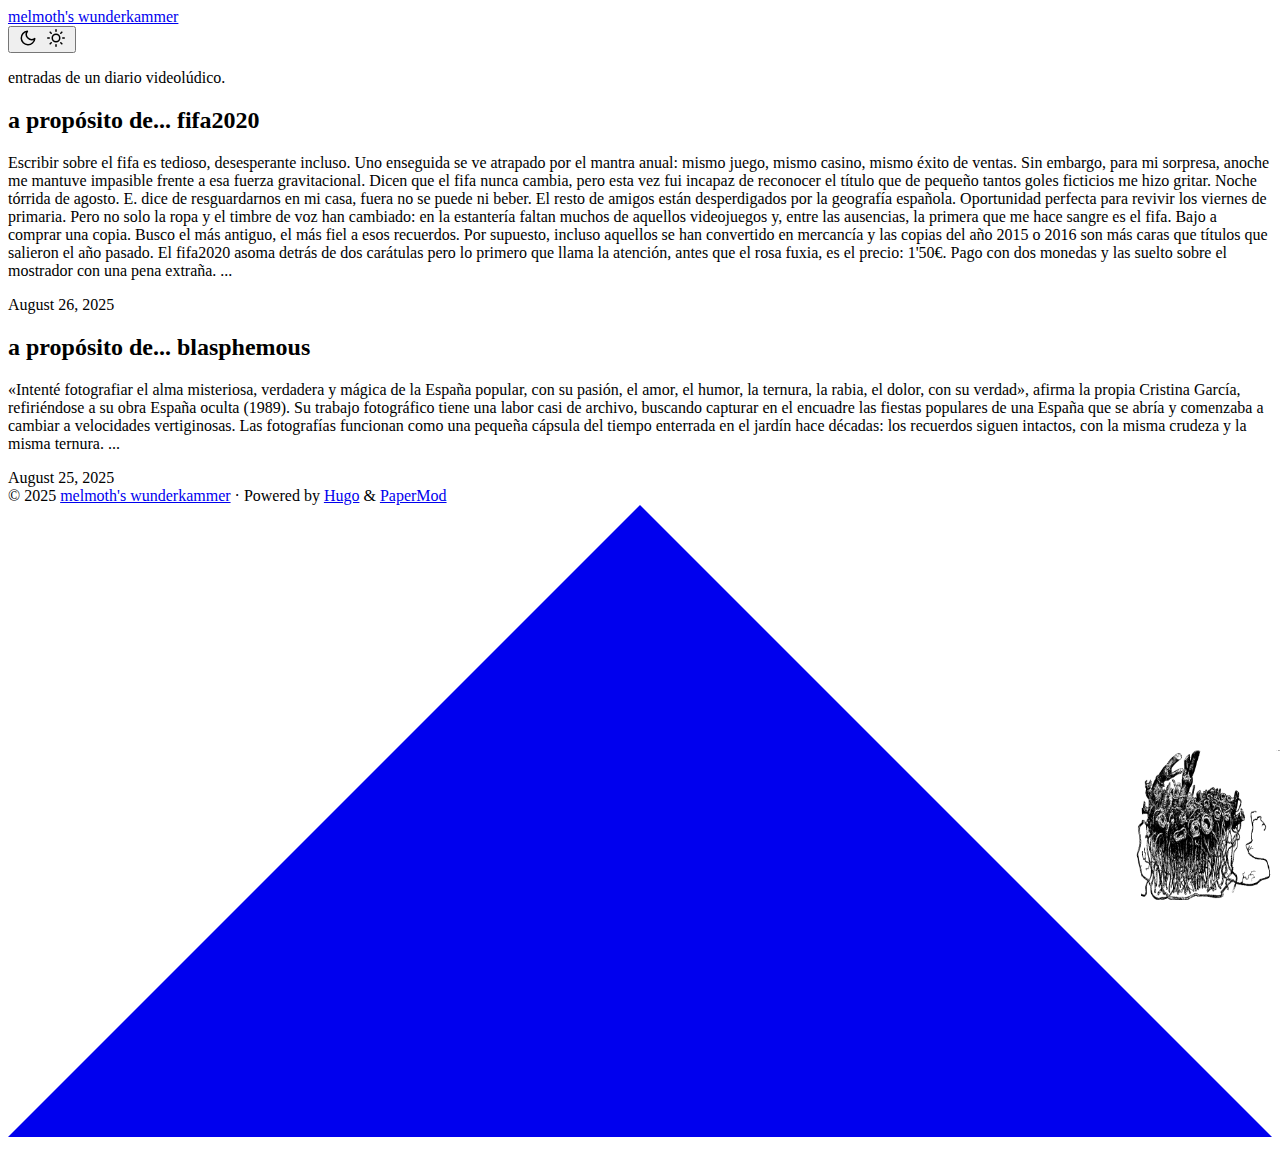
<file: index.html>
<!DOCTYPE html>
<html lang="en" dir="auto">

<head>
	<meta name="generator" content="Hugo 0.148.2"><meta charset="utf-8">
<meta http-equiv="X-UA-Compatible" content="IE=edge">
<meta name="viewport" content="width=device-width, initial-scale=1, shrink-to-fit=no">
<meta name="robots" content="index, follow">
<title>melmoth&#39;s wunderkammer</title>

<meta name="description" content="">
<meta name="author" content="">
<link rel="canonical" href="https://example.org/">
<link crossorigin="anonymous" href="/assets/css/stylesheet.36819bea596090d8b48cf10d9831382996197aa7e4fc86f792f7c08c9ca4d23b.css" integrity="sha256-NoGb6llgkNi0jPENmDE4KZYZeqfk/Ib3kvfAjJyk0js=" rel="preload stylesheet" as="style">
<link rel="icon" href="https://example.org/favicon.ico">
<link rel="icon" type="image/png" sizes="16x16" href="https://example.org/favicon-16x16.png">
<link rel="icon" type="image/png" sizes="32x32" href="https://example.org/favicon-32x32.png">
<link rel="apple-touch-icon" href="https://example.org/apple-touch-icon.png">
<link rel="mask-icon" href="https://example.org/safari-pinned-tab.svg">
<meta name="theme-color" content="#2e2e33">
<meta name="msapplication-TileColor" content="#2e2e33">
<link rel="alternate" type="application/rss+xml" href="https://example.org/index.xml">
<link rel="alternate" hreflang="en" href="https://example.org/">
<noscript>
    <style>
        #theme-toggle,
        .top-link {
            display: none;
        }

    </style>
    <style>
        @media (prefers-color-scheme: dark) {
            :root {
                --theme: rgb(29, 30, 32);
                --entry: rgb(46, 46, 51);
                --primary: rgb(218, 218, 219);
                --secondary: rgb(155, 156, 157);
                --tertiary: rgb(65, 66, 68);
                --content: rgb(196, 196, 197);
                --code-block-bg: rgb(46, 46, 51);
                --code-bg: rgb(55, 56, 62);
                --border: rgb(51, 51, 51);
            }

            .list {
                background: var(--theme);
            }

            .list:not(.dark)::-webkit-scrollbar-track {
                background: 0 0;
            }

            .list:not(.dark)::-webkit-scrollbar-thumb {
                border-color: var(--theme);
            }
        }

    </style>
</noscript><meta property="og:url" content="https://example.org/">
  <meta property="og:site_name" content="melmoth&#39;s wunderkammer">
  <meta property="og:title" content="Melmoth&#39;s Wunderkammer">
  <meta property="og:description" content="entradas de un diario videolúdico.">
  <meta property="og:locale" content="en-us">
  <meta property="og:type" content="website">
<meta name="twitter:card" content="summary">
<meta name="twitter:title" content="Melmoth&#39;s Wunderkammer">
<meta name="twitter:description" content="">

<script type="application/ld+json">
{
  "@context": "https://schema.org",
  "@type": "Organization",
  "name": "melmoth's wunderkammer",
  "url": "https://example.org/",
  "description": "",
  "logo": "https://example.org/favicon.ico",
  "sameAs": [
      
  ]
}
</script>
</head>

<body class="list" id="top">
<script>
    if (localStorage.getItem("pref-theme") === "dark") {
        document.body.classList.add('dark');
    } else if (localStorage.getItem("pref-theme") === "light") {
        document.body.classList.remove('dark')
    } else if (window.matchMedia('(prefers-color-scheme: dark)').matches) {
        document.body.classList.add('dark');
    }

</script>

<header class="header">
    <nav class="nav">
        <div class="logo">
            <a href="https://example.org/" accesskey="h" title="melmoth&#39;s wunderkammer (Alt + H)">melmoth&#39;s wunderkammer</a>
            <div class="logo-switches">
                <button id="theme-toggle" accesskey="t" title="(Alt + T)" aria-label="Toggle theme">
                    <svg id="moon" xmlns="http://www.w3.org/2000/svg" width="24" height="18" viewBox="0 0 24 24"
                        fill="none" stroke="currentColor" stroke-width="2" stroke-linecap="round"
                        stroke-linejoin="round">
                        <path d="M21 12.79A9 9 0 1 1 11.21 3 7 7 0 0 0 21 12.79z"></path>
                    </svg>
                    <svg id="sun" xmlns="http://www.w3.org/2000/svg" width="24" height="18" viewBox="0 0 24 24"
                        fill="none" stroke="currentColor" stroke-width="2" stroke-linecap="round"
                        stroke-linejoin="round">
                        <circle cx="12" cy="12" r="5"></circle>
                        <line x1="12" y1="1" x2="12" y2="3"></line>
                        <line x1="12" y1="21" x2="12" y2="23"></line>
                        <line x1="4.22" y1="4.22" x2="5.64" y2="5.64"></line>
                        <line x1="18.36" y1="18.36" x2="19.78" y2="19.78"></line>
                        <line x1="1" y1="12" x2="3" y2="12"></line>
                        <line x1="21" y1="12" x2="23" y2="12"></line>
                        <line x1="4.22" y1="19.78" x2="5.64" y2="18.36"></line>
                        <line x1="18.36" y1="5.64" x2="19.78" y2="4.22"></line>
                    </svg>
                </button>
            </div>
        </div>
        <ul id="menu">
        </ul>
    </nav>
</header>
<main class="main"> 
<div class="post-content"><p>entradas de un diario videolúdico.</p>
<img src="/images/fondo-corner-final.png" alt="Imagen esquina" style="position:fixed; bottom:0; right:0; width:150px; height:150px; pointer-events:none; z-index:1000;">

</div>

<article class="first-entry"> 
  <header class="entry-header">
    <h2 class="entry-hint-parent">a propósito de... fifa2020
    </h2>
  </header>
  <div class="entry-content">
    <p>Escribir sobre el fifa es tedioso, desesperante incluso. Uno enseguida se ve atrapado por el mantra anual: mismo juego, mismo casino, mismo éxito de ventas. Sin embargo, para mi sorpresa, anoche me mantuve impasible frente a esa fuerza gravitacional. Dicen que el fifa nunca cambia, pero esta vez fui incapaz de reconocer el título que de pequeño tantos goles ficticios me hizo gritar.
Noche tórrida de agosto. E. dice de resguardarnos en mi casa, fuera no se puede ni beber. El resto de amigos están desperdigados por la geografía española. Oportunidad perfecta para revivir los viernes de primaria. Pero no solo la ropa y el timbre de voz han cambiado: en la estantería faltan muchos de aquellos videojuegos y, entre las ausencias, la primera que me hace sangre es el fifa. Bajo a comprar una copia. Busco el más antiguo, el más fiel a esos recuerdos. Por supuesto, incluso aquellos se han convertido en mercancía y las copias del año 2015 o 2016 son más caras que títulos que salieron el año pasado. El fifa2020 asoma detrás de dos carátulas pero lo primero que llama la atención, antes que el rosa fuxia, es el precio: 1&#39;50€. Pago con dos monedas y las suelto sobre el mostrador con una pena extraña.
...</p>
  </div>
  <footer class="entry-footer"><span title='2025-08-26 00:00:00 +0000 UTC'>August 26, 2025</span></footer>
  <a class="entry-link" aria-label="post link to a propósito de... fifa2020" href="https://example.org/posts/fifa2020/"></a>
</article>

<article class="post-entry"> 
  <header class="entry-header">
    <h2 class="entry-hint-parent">a propósito de... blasphemous
    </h2>
  </header>
  <div class="entry-content">
    <p>«Intenté fotografiar el alma misteriosa, verdadera y mágica de la España popular, con su pasión, el amor, el humor, la ternura, la rabia, el dolor, con su verdad», afirma la propia Cristina García, refiriéndose a su obra España oculta (1989). Su trabajo fotográfico tiene una labor casi de archivo, buscando capturar en el encuadre las fiestas populares de una España que se abría y comenzaba a cambiar a velocidades vertiginosas. Las fotografías funcionan como una pequeña cápsula del tiempo enterrada en el jardín hace décadas: los recuerdos siguen intactos, con la misma crudeza y la misma ternura.
...</p>
  </div>
  <footer class="entry-footer"><span title='2025-08-25 17:49:33 +0200 CEST'>August 25, 2025</span></footer>
  <a class="entry-link" aria-label="post link to a propósito de... blasphemous" href="https://example.org/posts/a-proposito-de-mi-primer-juego/"></a>
</article>
    </main>
    
<footer class="footer">
        <span>&copy; 2025 <a href="https://example.org/">melmoth&#39;s wunderkammer</a></span> · 

    <span>
        Powered by
        <a href="https://gohugo.io/" rel="noopener noreferrer" target="_blank">Hugo</a> &
        <a href="https://github.com/adityatelange/hugo-PaperMod/" rel="noopener" target="_blank">PaperMod</a>
    </span>
</footer>
<a href="#top" aria-label="go to top" title="Go to Top (Alt + G)" class="top-link" id="top-link" accesskey="g">
    <svg xmlns="http://www.w3.org/2000/svg" viewBox="0 0 12 6" fill="currentColor">
        <path d="M12 6H0l6-6z" />
    </svg>
</a>

<script>
    let menu = document.getElementById('menu')
    if (menu) {
        menu.scrollLeft = localStorage.getItem("menu-scroll-position");
        menu.onscroll = function () {
            localStorage.setItem("menu-scroll-position", menu.scrollLeft);
        }
    }

    document.querySelectorAll('a[href^="#"]').forEach(anchor => {
        anchor.addEventListener("click", function (e) {
            e.preventDefault();
            var id = this.getAttribute("href").substr(1);
            if (!window.matchMedia('(prefers-reduced-motion: reduce)').matches) {
                document.querySelector(`[id='${decodeURIComponent(id)}']`).scrollIntoView({
                    behavior: "smooth"
                });
            } else {
                document.querySelector(`[id='${decodeURIComponent(id)}']`).scrollIntoView();
            }
            if (id === "top") {
                history.replaceState(null, null, " ");
            } else {
                history.pushState(null, null, `#${id}`);
            }
        });
    });

</script>
<script>
    var mybutton = document.getElementById("top-link");
    window.onscroll = function () {
        if (document.body.scrollTop > 800 || document.documentElement.scrollTop > 800) {
            mybutton.style.visibility = "visible";
            mybutton.style.opacity = "1";
        } else {
            mybutton.style.visibility = "hidden";
            mybutton.style.opacity = "0";
        }
    };

</script>
<script>
    document.getElementById("theme-toggle").addEventListener("click", () => {
        if (document.body.className.includes("dark")) {
            document.body.classList.remove('dark');
            localStorage.setItem("pref-theme", 'light');
        } else {
            document.body.classList.add('dark');
            localStorage.setItem("pref-theme", 'dark');
        }
    })

</script>
</body>

</html>
</file>
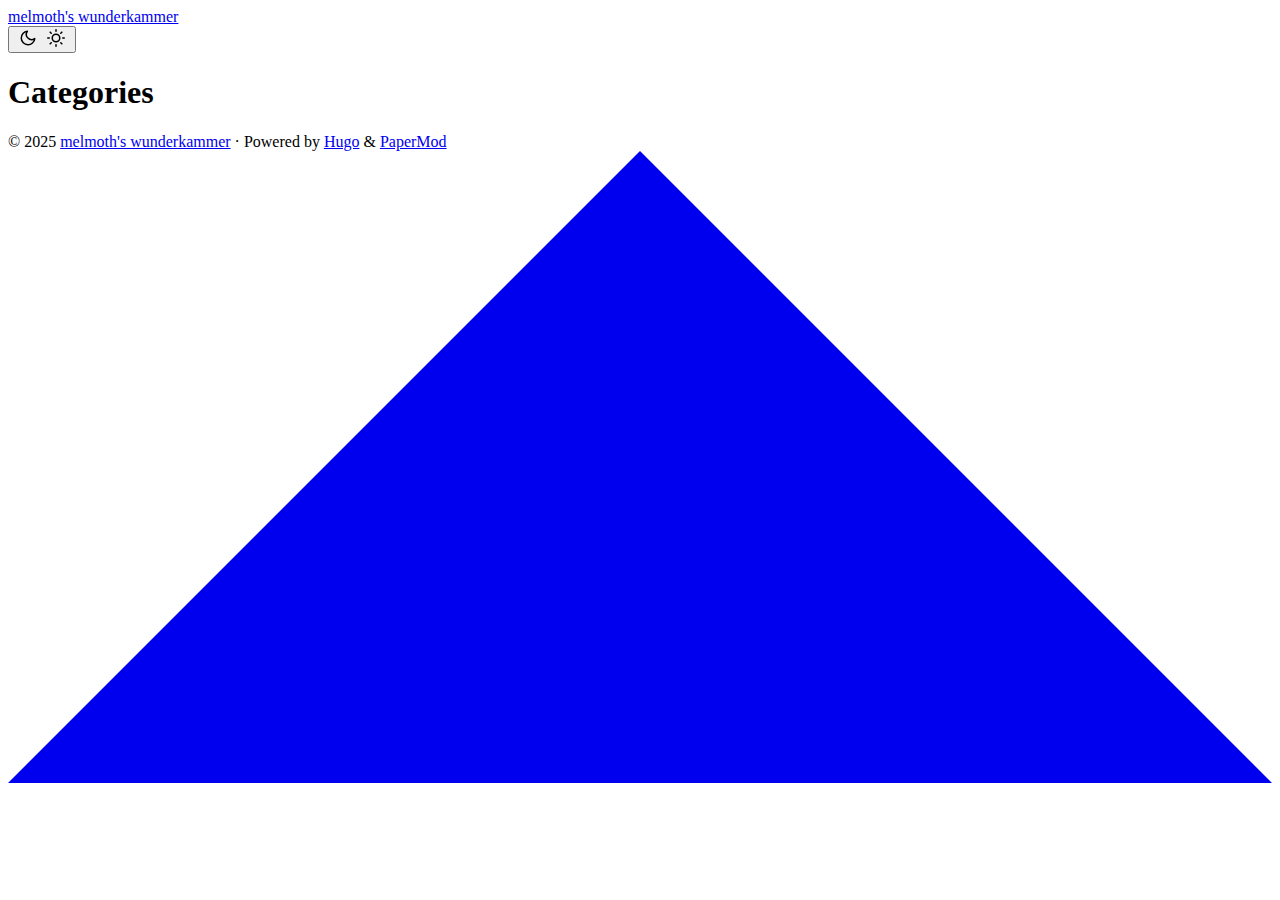
<file: categories/index.html>
<!DOCTYPE html>
<html lang="en" dir="auto">

<head><meta charset="utf-8">
<meta http-equiv="X-UA-Compatible" content="IE=edge">
<meta name="viewport" content="width=device-width, initial-scale=1, shrink-to-fit=no">
<meta name="robots" content="index, follow">
<title>Categories | melmoth&#39;s wunderkammer</title>
<meta name="keywords" content="">
<meta name="description" content="">
<meta name="author" content="">
<link rel="canonical" href="https://example.org/categories/">
<link crossorigin="anonymous" href="/assets/css/stylesheet.36819bea596090d8b48cf10d9831382996197aa7e4fc86f792f7c08c9ca4d23b.css" integrity="sha256-NoGb6llgkNi0jPENmDE4KZYZeqfk/Ib3kvfAjJyk0js=" rel="preload stylesheet" as="style">
<link rel="icon" href="https://example.org/favicon.ico">
<link rel="icon" type="image/png" sizes="16x16" href="https://example.org/favicon-16x16.png">
<link rel="icon" type="image/png" sizes="32x32" href="https://example.org/favicon-32x32.png">
<link rel="apple-touch-icon" href="https://example.org/apple-touch-icon.png">
<link rel="mask-icon" href="https://example.org/safari-pinned-tab.svg">
<meta name="theme-color" content="#2e2e33">
<meta name="msapplication-TileColor" content="#2e2e33">
<link rel="alternate" type="application/rss+xml" href="https://example.org/categories/index.xml">
<link rel="alternate" hreflang="en" href="https://example.org/categories/">
<noscript>
    <style>
        #theme-toggle,
        .top-link {
            display: none;
        }

    </style>
    <style>
        @media (prefers-color-scheme: dark) {
            :root {
                --theme: rgb(29, 30, 32);
                --entry: rgb(46, 46, 51);
                --primary: rgb(218, 218, 219);
                --secondary: rgb(155, 156, 157);
                --tertiary: rgb(65, 66, 68);
                --content: rgb(196, 196, 197);
                --code-block-bg: rgb(46, 46, 51);
                --code-bg: rgb(55, 56, 62);
                --border: rgb(51, 51, 51);
            }

            .list {
                background: var(--theme);
            }

            .list:not(.dark)::-webkit-scrollbar-track {
                background: 0 0;
            }

            .list:not(.dark)::-webkit-scrollbar-thumb {
                border-color: var(--theme);
            }
        }

    </style>
</noscript><meta property="og:url" content="https://example.org/categories/">
  <meta property="og:site_name" content="melmoth&#39;s wunderkammer">
  <meta property="og:title" content="Categories">
  <meta property="og:locale" content="en-us">
  <meta property="og:type" content="website">
<meta name="twitter:card" content="summary">
<meta name="twitter:title" content="Categories">
<meta name="twitter:description" content="">

</head>

<body class="list" id="top">
<script>
    if (localStorage.getItem("pref-theme") === "dark") {
        document.body.classList.add('dark');
    } else if (localStorage.getItem("pref-theme") === "light") {
        document.body.classList.remove('dark')
    } else if (window.matchMedia('(prefers-color-scheme: dark)').matches) {
        document.body.classList.add('dark');
    }

</script>

<header class="header">
    <nav class="nav">
        <div class="logo">
            <a href="https://example.org/" accesskey="h" title="melmoth&#39;s wunderkammer (Alt + H)">melmoth&#39;s wunderkammer</a>
            <div class="logo-switches">
                <button id="theme-toggle" accesskey="t" title="(Alt + T)" aria-label="Toggle theme">
                    <svg id="moon" xmlns="http://www.w3.org/2000/svg" width="24" height="18" viewBox="0 0 24 24"
                        fill="none" stroke="currentColor" stroke-width="2" stroke-linecap="round"
                        stroke-linejoin="round">
                        <path d="M21 12.79A9 9 0 1 1 11.21 3 7 7 0 0 0 21 12.79z"></path>
                    </svg>
                    <svg id="sun" xmlns="http://www.w3.org/2000/svg" width="24" height="18" viewBox="0 0 24 24"
                        fill="none" stroke="currentColor" stroke-width="2" stroke-linecap="round"
                        stroke-linejoin="round">
                        <circle cx="12" cy="12" r="5"></circle>
                        <line x1="12" y1="1" x2="12" y2="3"></line>
                        <line x1="12" y1="21" x2="12" y2="23"></line>
                        <line x1="4.22" y1="4.22" x2="5.64" y2="5.64"></line>
                        <line x1="18.36" y1="18.36" x2="19.78" y2="19.78"></line>
                        <line x1="1" y1="12" x2="3" y2="12"></line>
                        <line x1="21" y1="12" x2="23" y2="12"></line>
                        <line x1="4.22" y1="19.78" x2="5.64" y2="18.36"></line>
                        <line x1="18.36" y1="5.64" x2="19.78" y2="4.22"></line>
                    </svg>
                </button>
            </div>
        </div>
        <ul id="menu">
        </ul>
    </nav>
</header>
<main class="main">
<header class="page-header">
    <h1>Categories</h1>
</header>

<ul class="terms-tags">
</ul>
    </main>
    
<footer class="footer">
        <span>&copy; 2025 <a href="https://example.org/">melmoth&#39;s wunderkammer</a></span> · 

    <span>
        Powered by
        <a href="https://gohugo.io/" rel="noopener noreferrer" target="_blank">Hugo</a> &
        <a href="https://github.com/adityatelange/hugo-PaperMod/" rel="noopener" target="_blank">PaperMod</a>
    </span>
</footer>
<a href="#top" aria-label="go to top" title="Go to Top (Alt + G)" class="top-link" id="top-link" accesskey="g">
    <svg xmlns="http://www.w3.org/2000/svg" viewBox="0 0 12 6" fill="currentColor">
        <path d="M12 6H0l6-6z" />
    </svg>
</a>

<script>
    let menu = document.getElementById('menu')
    if (menu) {
        menu.scrollLeft = localStorage.getItem("menu-scroll-position");
        menu.onscroll = function () {
            localStorage.setItem("menu-scroll-position", menu.scrollLeft);
        }
    }

    document.querySelectorAll('a[href^="#"]').forEach(anchor => {
        anchor.addEventListener("click", function (e) {
            e.preventDefault();
            var id = this.getAttribute("href").substr(1);
            if (!window.matchMedia('(prefers-reduced-motion: reduce)').matches) {
                document.querySelector(`[id='${decodeURIComponent(id)}']`).scrollIntoView({
                    behavior: "smooth"
                });
            } else {
                document.querySelector(`[id='${decodeURIComponent(id)}']`).scrollIntoView();
            }
            if (id === "top") {
                history.replaceState(null, null, " ");
            } else {
                history.pushState(null, null, `#${id}`);
            }
        });
    });

</script>
<script>
    var mybutton = document.getElementById("top-link");
    window.onscroll = function () {
        if (document.body.scrollTop > 800 || document.documentElement.scrollTop > 800) {
            mybutton.style.visibility = "visible";
            mybutton.style.opacity = "1";
        } else {
            mybutton.style.visibility = "hidden";
            mybutton.style.opacity = "0";
        }
    };

</script>
<script>
    document.getElementById("theme-toggle").addEventListener("click", () => {
        if (document.body.className.includes("dark")) {
            document.body.classList.remove('dark');
            localStorage.setItem("pref-theme", 'light');
        } else {
            document.body.classList.add('dark');
            localStorage.setItem("pref-theme", 'dark');
        }
    })

</script>
</body>

</html>
</file>
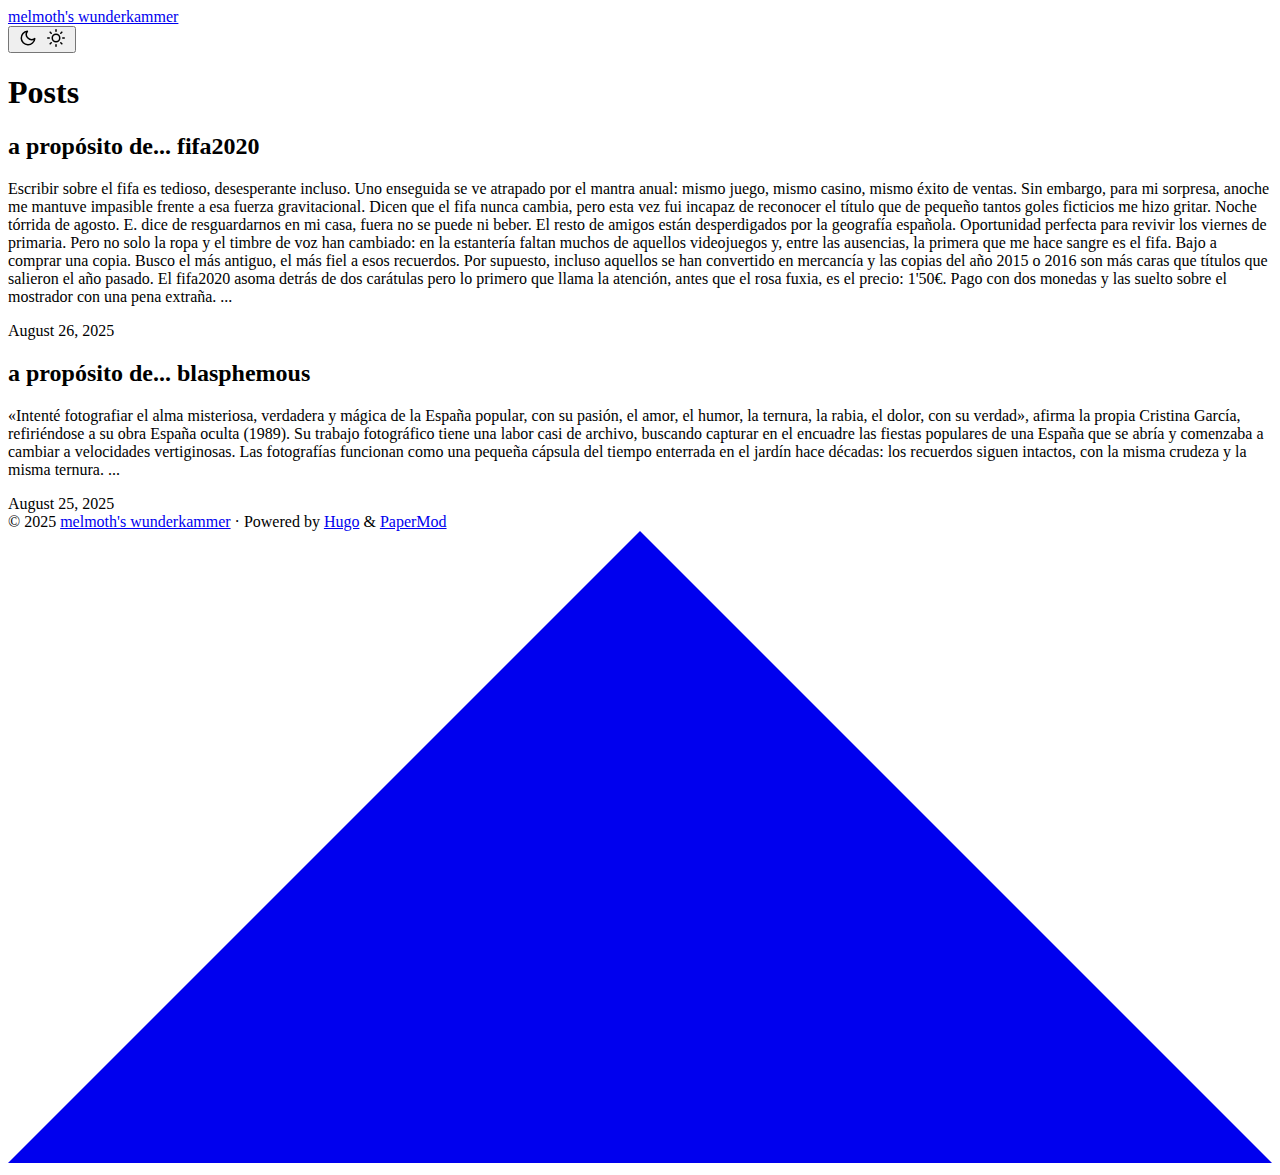
<file: posts/index.html>
<!DOCTYPE html>
<html lang="en" dir="auto">

<head><meta charset="utf-8">
<meta http-equiv="X-UA-Compatible" content="IE=edge">
<meta name="viewport" content="width=device-width, initial-scale=1, shrink-to-fit=no">
<meta name="robots" content="index, follow">
<title>Posts | melmoth&#39;s wunderkammer</title>
<meta name="keywords" content="">
<meta name="description" content="Posts - melmoth&#39;s wunderkammer">
<meta name="author" content="">
<link rel="canonical" href="https://example.org/posts/">
<link crossorigin="anonymous" href="/assets/css/stylesheet.36819bea596090d8b48cf10d9831382996197aa7e4fc86f792f7c08c9ca4d23b.css" integrity="sha256-NoGb6llgkNi0jPENmDE4KZYZeqfk/Ib3kvfAjJyk0js=" rel="preload stylesheet" as="style">
<link rel="icon" href="https://example.org/favicon.ico">
<link rel="icon" type="image/png" sizes="16x16" href="https://example.org/favicon-16x16.png">
<link rel="icon" type="image/png" sizes="32x32" href="https://example.org/favicon-32x32.png">
<link rel="apple-touch-icon" href="https://example.org/apple-touch-icon.png">
<link rel="mask-icon" href="https://example.org/safari-pinned-tab.svg">
<meta name="theme-color" content="#2e2e33">
<meta name="msapplication-TileColor" content="#2e2e33">
<link rel="alternate" type="application/rss+xml" href="https://example.org/posts/index.xml">
<link rel="alternate" hreflang="en" href="https://example.org/posts/">
<noscript>
    <style>
        #theme-toggle,
        .top-link {
            display: none;
        }

    </style>
    <style>
        @media (prefers-color-scheme: dark) {
            :root {
                --theme: rgb(29, 30, 32);
                --entry: rgb(46, 46, 51);
                --primary: rgb(218, 218, 219);
                --secondary: rgb(155, 156, 157);
                --tertiary: rgb(65, 66, 68);
                --content: rgb(196, 196, 197);
                --code-block-bg: rgb(46, 46, 51);
                --code-bg: rgb(55, 56, 62);
                --border: rgb(51, 51, 51);
            }

            .list {
                background: var(--theme);
            }

            .list:not(.dark)::-webkit-scrollbar-track {
                background: 0 0;
            }

            .list:not(.dark)::-webkit-scrollbar-thumb {
                border-color: var(--theme);
            }
        }

    </style>
</noscript><meta property="og:url" content="https://example.org/posts/">
  <meta property="og:site_name" content="melmoth&#39;s wunderkammer">
  <meta property="og:title" content="Posts">
  <meta property="og:locale" content="en-us">
  <meta property="og:type" content="website">
<meta name="twitter:card" content="summary">
<meta name="twitter:title" content="Posts">
<meta name="twitter:description" content="">


<script type="application/ld+json">
{
  "@context": "https://schema.org",
  "@type": "BreadcrumbList",
  "itemListElement": [
    {
      "@type": "ListItem",
      "position":  1 ,
      "name": "Posts",
      "item": "https://example.org/posts/"
    }
  ]
}
</script>
</head>

<body class="list" id="top">
<script>
    if (localStorage.getItem("pref-theme") === "dark") {
        document.body.classList.add('dark');
    } else if (localStorage.getItem("pref-theme") === "light") {
        document.body.classList.remove('dark')
    } else if (window.matchMedia('(prefers-color-scheme: dark)').matches) {
        document.body.classList.add('dark');
    }

</script>

<header class="header">
    <nav class="nav">
        <div class="logo">
            <a href="https://example.org/" accesskey="h" title="melmoth&#39;s wunderkammer (Alt + H)">melmoth&#39;s wunderkammer</a>
            <div class="logo-switches">
                <button id="theme-toggle" accesskey="t" title="(Alt + T)" aria-label="Toggle theme">
                    <svg id="moon" xmlns="http://www.w3.org/2000/svg" width="24" height="18" viewBox="0 0 24 24"
                        fill="none" stroke="currentColor" stroke-width="2" stroke-linecap="round"
                        stroke-linejoin="round">
                        <path d="M21 12.79A9 9 0 1 1 11.21 3 7 7 0 0 0 21 12.79z"></path>
                    </svg>
                    <svg id="sun" xmlns="http://www.w3.org/2000/svg" width="24" height="18" viewBox="0 0 24 24"
                        fill="none" stroke="currentColor" stroke-width="2" stroke-linecap="round"
                        stroke-linejoin="round">
                        <circle cx="12" cy="12" r="5"></circle>
                        <line x1="12" y1="1" x2="12" y2="3"></line>
                        <line x1="12" y1="21" x2="12" y2="23"></line>
                        <line x1="4.22" y1="4.22" x2="5.64" y2="5.64"></line>
                        <line x1="18.36" y1="18.36" x2="19.78" y2="19.78"></line>
                        <line x1="1" y1="12" x2="3" y2="12"></line>
                        <line x1="21" y1="12" x2="23" y2="12"></line>
                        <line x1="4.22" y1="19.78" x2="5.64" y2="18.36"></line>
                        <line x1="18.36" y1="5.64" x2="19.78" y2="4.22"></line>
                    </svg>
                </button>
            </div>
        </div>
        <ul id="menu">
        </ul>
    </nav>
</header>
<main class="main"> 
<header class="page-header">
  <h1>
    Posts
  </h1>
</header>

<article class="post-entry"> 
  <header class="entry-header">
    <h2 class="entry-hint-parent">a propósito de... fifa2020
    </h2>
  </header>
  <div class="entry-content">
    <p>Escribir sobre el fifa es tedioso, desesperante incluso. Uno enseguida se ve atrapado por el mantra anual: mismo juego, mismo casino, mismo éxito de ventas. Sin embargo, para mi sorpresa, anoche me mantuve impasible frente a esa fuerza gravitacional. Dicen que el fifa nunca cambia, pero esta vez fui incapaz de reconocer el título que de pequeño tantos goles ficticios me hizo gritar.
Noche tórrida de agosto. E. dice de resguardarnos en mi casa, fuera no se puede ni beber. El resto de amigos están desperdigados por la geografía española. Oportunidad perfecta para revivir los viernes de primaria. Pero no solo la ropa y el timbre de voz han cambiado: en la estantería faltan muchos de aquellos videojuegos y, entre las ausencias, la primera que me hace sangre es el fifa. Bajo a comprar una copia. Busco el más antiguo, el más fiel a esos recuerdos. Por supuesto, incluso aquellos se han convertido en mercancía y las copias del año 2015 o 2016 son más caras que títulos que salieron el año pasado. El fifa2020 asoma detrás de dos carátulas pero lo primero que llama la atención, antes que el rosa fuxia, es el precio: 1&#39;50€. Pago con dos monedas y las suelto sobre el mostrador con una pena extraña.
...</p>
  </div>
  <footer class="entry-footer"><span title='2025-08-26 00:00:00 +0000 UTC'>August 26, 2025</span></footer>
  <a class="entry-link" aria-label="post link to a propósito de... fifa2020" href="https://example.org/posts/fifa2020/"></a>
</article>

<article class="post-entry"> 
  <header class="entry-header">
    <h2 class="entry-hint-parent">a propósito de... blasphemous
    </h2>
  </header>
  <div class="entry-content">
    <p>«Intenté fotografiar el alma misteriosa, verdadera y mágica de la España popular, con su pasión, el amor, el humor, la ternura, la rabia, el dolor, con su verdad», afirma la propia Cristina García, refiriéndose a su obra España oculta (1989). Su trabajo fotográfico tiene una labor casi de archivo, buscando capturar en el encuadre las fiestas populares de una España que se abría y comenzaba a cambiar a velocidades vertiginosas. Las fotografías funcionan como una pequeña cápsula del tiempo enterrada en el jardín hace décadas: los recuerdos siguen intactos, con la misma crudeza y la misma ternura.
...</p>
  </div>
  <footer class="entry-footer"><span title='2025-08-25 17:49:33 +0200 CEST'>August 25, 2025</span></footer>
  <a class="entry-link" aria-label="post link to a propósito de... blasphemous" href="https://example.org/posts/a-proposito-de-mi-primer-juego/"></a>
</article>
    </main>
    
<footer class="footer">
        <span>&copy; 2025 <a href="https://example.org/">melmoth&#39;s wunderkammer</a></span> · 

    <span>
        Powered by
        <a href="https://gohugo.io/" rel="noopener noreferrer" target="_blank">Hugo</a> &
        <a href="https://github.com/adityatelange/hugo-PaperMod/" rel="noopener" target="_blank">PaperMod</a>
    </span>
</footer>
<a href="#top" aria-label="go to top" title="Go to Top (Alt + G)" class="top-link" id="top-link" accesskey="g">
    <svg xmlns="http://www.w3.org/2000/svg" viewBox="0 0 12 6" fill="currentColor">
        <path d="M12 6H0l6-6z" />
    </svg>
</a>

<script>
    let menu = document.getElementById('menu')
    if (menu) {
        menu.scrollLeft = localStorage.getItem("menu-scroll-position");
        menu.onscroll = function () {
            localStorage.setItem("menu-scroll-position", menu.scrollLeft);
        }
    }

    document.querySelectorAll('a[href^="#"]').forEach(anchor => {
        anchor.addEventListener("click", function (e) {
            e.preventDefault();
            var id = this.getAttribute("href").substr(1);
            if (!window.matchMedia('(prefers-reduced-motion: reduce)').matches) {
                document.querySelector(`[id='${decodeURIComponent(id)}']`).scrollIntoView({
                    behavior: "smooth"
                });
            } else {
                document.querySelector(`[id='${decodeURIComponent(id)}']`).scrollIntoView();
            }
            if (id === "top") {
                history.replaceState(null, null, " ");
            } else {
                history.pushState(null, null, `#${id}`);
            }
        });
    });

</script>
<script>
    var mybutton = document.getElementById("top-link");
    window.onscroll = function () {
        if (document.body.scrollTop > 800 || document.documentElement.scrollTop > 800) {
            mybutton.style.visibility = "visible";
            mybutton.style.opacity = "1";
        } else {
            mybutton.style.visibility = "hidden";
            mybutton.style.opacity = "0";
        }
    };

</script>
<script>
    document.getElementById("theme-toggle").addEventListener("click", () => {
        if (document.body.className.includes("dark")) {
            document.body.classList.remove('dark');
            localStorage.setItem("pref-theme", 'light');
        } else {
            document.body.classList.add('dark');
            localStorage.setItem("pref-theme", 'dark');
        }
    })

</script>
</body>

</html>
</file>
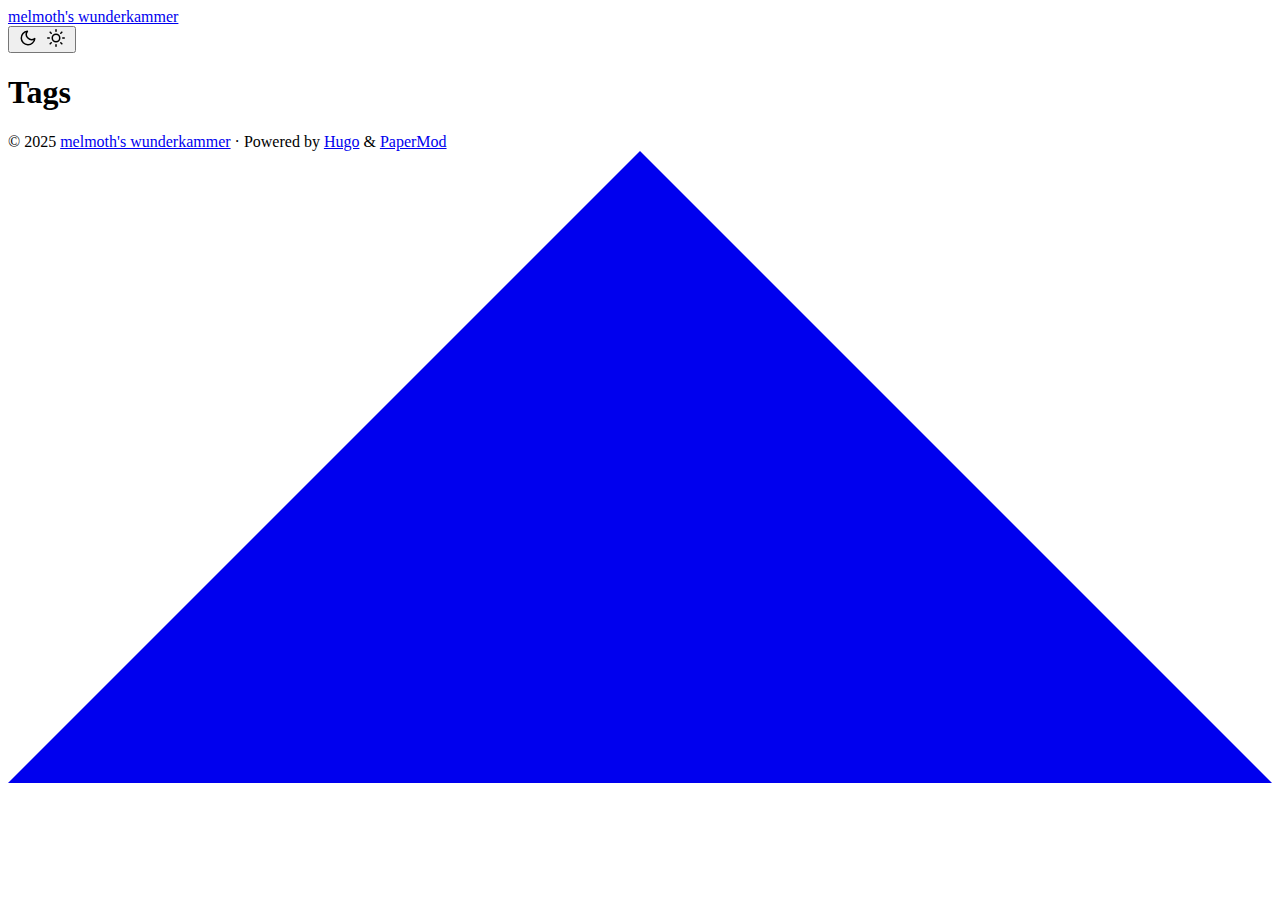
<file: tags/index.html>
<!DOCTYPE html>
<html lang="en" dir="auto">

<head><meta charset="utf-8">
<meta http-equiv="X-UA-Compatible" content="IE=edge">
<meta name="viewport" content="width=device-width, initial-scale=1, shrink-to-fit=no">
<meta name="robots" content="index, follow">
<title>Tags | melmoth&#39;s wunderkammer</title>
<meta name="keywords" content="">
<meta name="description" content="">
<meta name="author" content="">
<link rel="canonical" href="https://example.org/tags/">
<link crossorigin="anonymous" href="/assets/css/stylesheet.36819bea596090d8b48cf10d9831382996197aa7e4fc86f792f7c08c9ca4d23b.css" integrity="sha256-NoGb6llgkNi0jPENmDE4KZYZeqfk/Ib3kvfAjJyk0js=" rel="preload stylesheet" as="style">
<link rel="icon" href="https://example.org/favicon.ico">
<link rel="icon" type="image/png" sizes="16x16" href="https://example.org/favicon-16x16.png">
<link rel="icon" type="image/png" sizes="32x32" href="https://example.org/favicon-32x32.png">
<link rel="apple-touch-icon" href="https://example.org/apple-touch-icon.png">
<link rel="mask-icon" href="https://example.org/safari-pinned-tab.svg">
<meta name="theme-color" content="#2e2e33">
<meta name="msapplication-TileColor" content="#2e2e33">
<link rel="alternate" type="application/rss+xml" href="https://example.org/tags/index.xml">
<link rel="alternate" hreflang="en" href="https://example.org/tags/">
<noscript>
    <style>
        #theme-toggle,
        .top-link {
            display: none;
        }

    </style>
    <style>
        @media (prefers-color-scheme: dark) {
            :root {
                --theme: rgb(29, 30, 32);
                --entry: rgb(46, 46, 51);
                --primary: rgb(218, 218, 219);
                --secondary: rgb(155, 156, 157);
                --tertiary: rgb(65, 66, 68);
                --content: rgb(196, 196, 197);
                --code-block-bg: rgb(46, 46, 51);
                --code-bg: rgb(55, 56, 62);
                --border: rgb(51, 51, 51);
            }

            .list {
                background: var(--theme);
            }

            .list:not(.dark)::-webkit-scrollbar-track {
                background: 0 0;
            }

            .list:not(.dark)::-webkit-scrollbar-thumb {
                border-color: var(--theme);
            }
        }

    </style>
</noscript><meta property="og:url" content="https://example.org/tags/">
  <meta property="og:site_name" content="melmoth&#39;s wunderkammer">
  <meta property="og:title" content="Tags">
  <meta property="og:locale" content="en-us">
  <meta property="og:type" content="website">
<meta name="twitter:card" content="summary">
<meta name="twitter:title" content="Tags">
<meta name="twitter:description" content="">

</head>

<body class="list" id="top">
<script>
    if (localStorage.getItem("pref-theme") === "dark") {
        document.body.classList.add('dark');
    } else if (localStorage.getItem("pref-theme") === "light") {
        document.body.classList.remove('dark')
    } else if (window.matchMedia('(prefers-color-scheme: dark)').matches) {
        document.body.classList.add('dark');
    }

</script>

<header class="header">
    <nav class="nav">
        <div class="logo">
            <a href="https://example.org/" accesskey="h" title="melmoth&#39;s wunderkammer (Alt + H)">melmoth&#39;s wunderkammer</a>
            <div class="logo-switches">
                <button id="theme-toggle" accesskey="t" title="(Alt + T)" aria-label="Toggle theme">
                    <svg id="moon" xmlns="http://www.w3.org/2000/svg" width="24" height="18" viewBox="0 0 24 24"
                        fill="none" stroke="currentColor" stroke-width="2" stroke-linecap="round"
                        stroke-linejoin="round">
                        <path d="M21 12.79A9 9 0 1 1 11.21 3 7 7 0 0 0 21 12.79z"></path>
                    </svg>
                    <svg id="sun" xmlns="http://www.w3.org/2000/svg" width="24" height="18" viewBox="0 0 24 24"
                        fill="none" stroke="currentColor" stroke-width="2" stroke-linecap="round"
                        stroke-linejoin="round">
                        <circle cx="12" cy="12" r="5"></circle>
                        <line x1="12" y1="1" x2="12" y2="3"></line>
                        <line x1="12" y1="21" x2="12" y2="23"></line>
                        <line x1="4.22" y1="4.22" x2="5.64" y2="5.64"></line>
                        <line x1="18.36" y1="18.36" x2="19.78" y2="19.78"></line>
                        <line x1="1" y1="12" x2="3" y2="12"></line>
                        <line x1="21" y1="12" x2="23" y2="12"></line>
                        <line x1="4.22" y1="19.78" x2="5.64" y2="18.36"></line>
                        <line x1="18.36" y1="5.64" x2="19.78" y2="4.22"></line>
                    </svg>
                </button>
            </div>
        </div>
        <ul id="menu">
        </ul>
    </nav>
</header>
<main class="main">
<header class="page-header">
    <h1>Tags</h1>
</header>

<ul class="terms-tags">
</ul>
    </main>
    
<footer class="footer">
        <span>&copy; 2025 <a href="https://example.org/">melmoth&#39;s wunderkammer</a></span> · 

    <span>
        Powered by
        <a href="https://gohugo.io/" rel="noopener noreferrer" target="_blank">Hugo</a> &
        <a href="https://github.com/adityatelange/hugo-PaperMod/" rel="noopener" target="_blank">PaperMod</a>
    </span>
</footer>
<a href="#top" aria-label="go to top" title="Go to Top (Alt + G)" class="top-link" id="top-link" accesskey="g">
    <svg xmlns="http://www.w3.org/2000/svg" viewBox="0 0 12 6" fill="currentColor">
        <path d="M12 6H0l6-6z" />
    </svg>
</a>

<script>
    let menu = document.getElementById('menu')
    if (menu) {
        menu.scrollLeft = localStorage.getItem("menu-scroll-position");
        menu.onscroll = function () {
            localStorage.setItem("menu-scroll-position", menu.scrollLeft);
        }
    }

    document.querySelectorAll('a[href^="#"]').forEach(anchor => {
        anchor.addEventListener("click", function (e) {
            e.preventDefault();
            var id = this.getAttribute("href").substr(1);
            if (!window.matchMedia('(prefers-reduced-motion: reduce)').matches) {
                document.querySelector(`[id='${decodeURIComponent(id)}']`).scrollIntoView({
                    behavior: "smooth"
                });
            } else {
                document.querySelector(`[id='${decodeURIComponent(id)}']`).scrollIntoView();
            }
            if (id === "top") {
                history.replaceState(null, null, " ");
            } else {
                history.pushState(null, null, `#${id}`);
            }
        });
    });

</script>
<script>
    var mybutton = document.getElementById("top-link");
    window.onscroll = function () {
        if (document.body.scrollTop > 800 || document.documentElement.scrollTop > 800) {
            mybutton.style.visibility = "visible";
            mybutton.style.opacity = "1";
        } else {
            mybutton.style.visibility = "hidden";
            mybutton.style.opacity = "0";
        }
    };

</script>
<script>
    document.getElementById("theme-toggle").addEventListener("click", () => {
        if (document.body.className.includes("dark")) {
            document.body.classList.remove('dark');
            localStorage.setItem("pref-theme", 'light');
        } else {
            document.body.classList.add('dark');
            localStorage.setItem("pref-theme", 'dark');
        }
    })

</script>
</body>

</html>
</file>
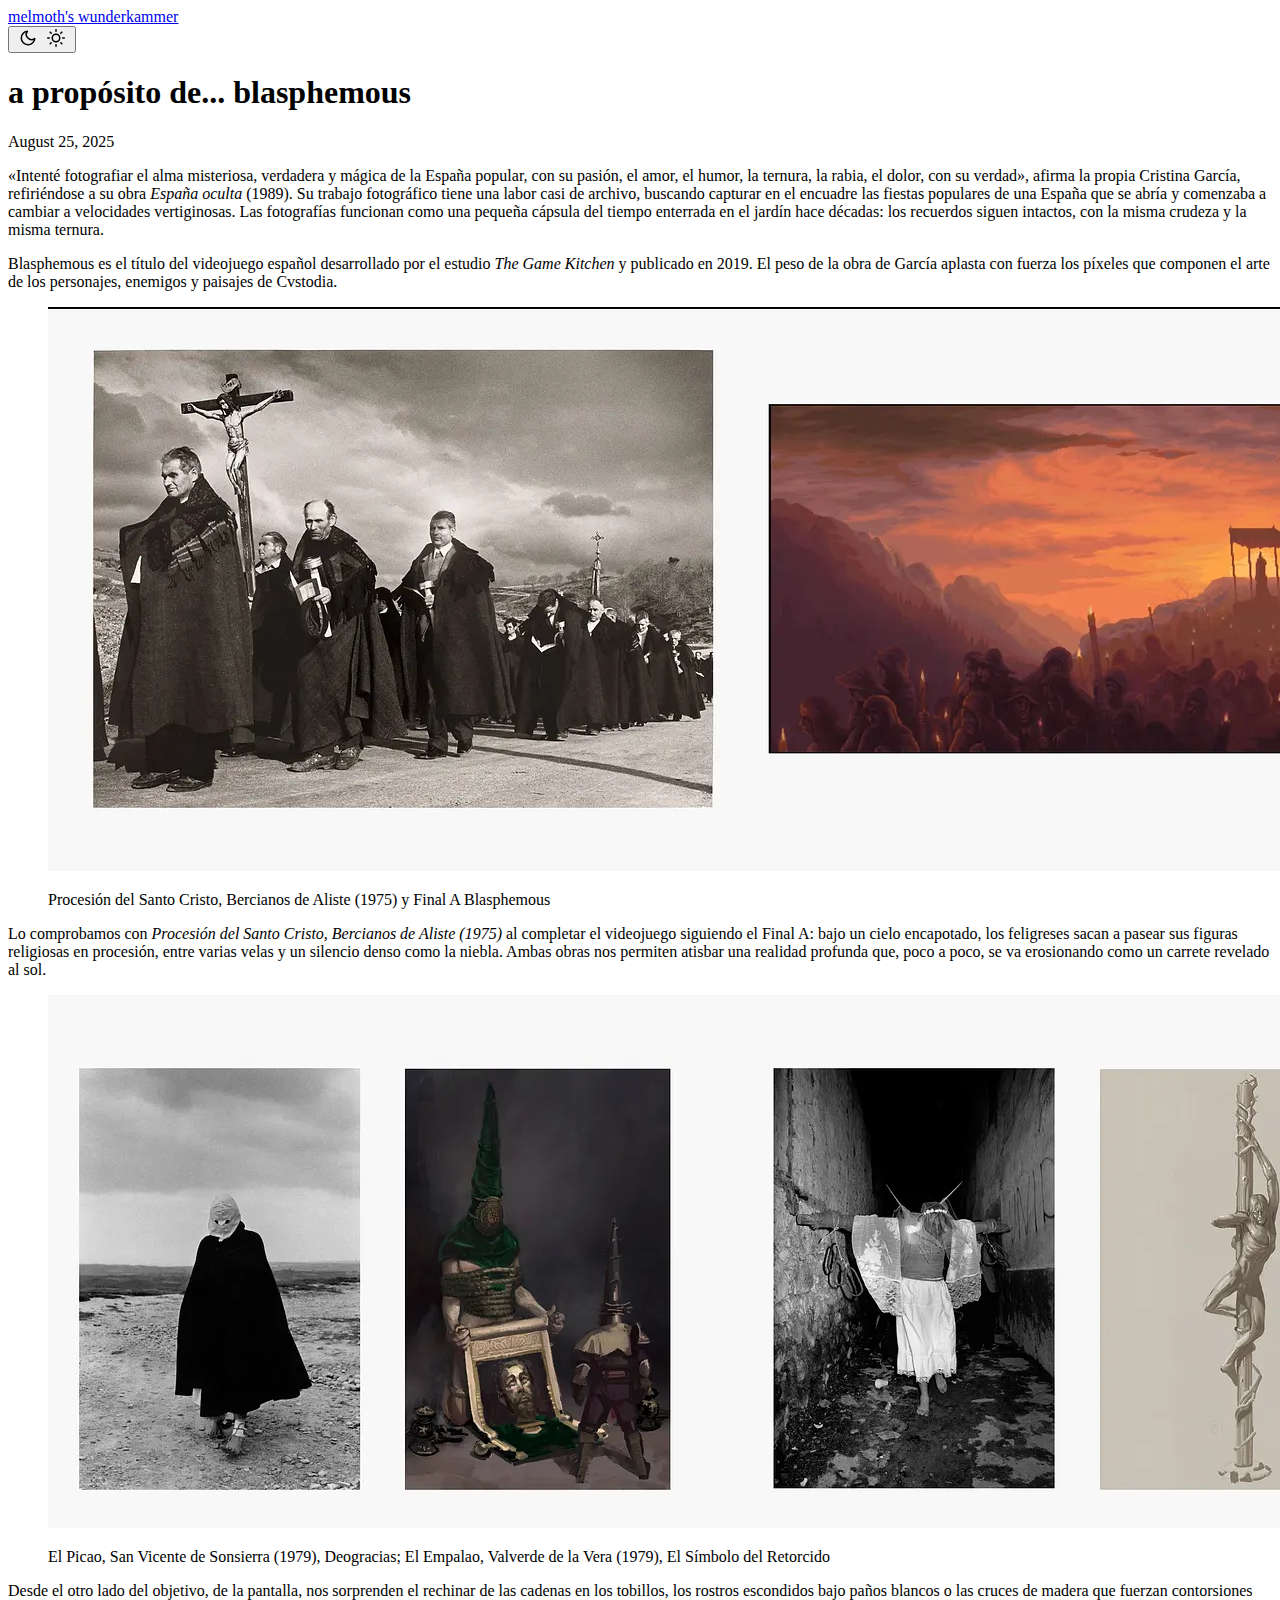
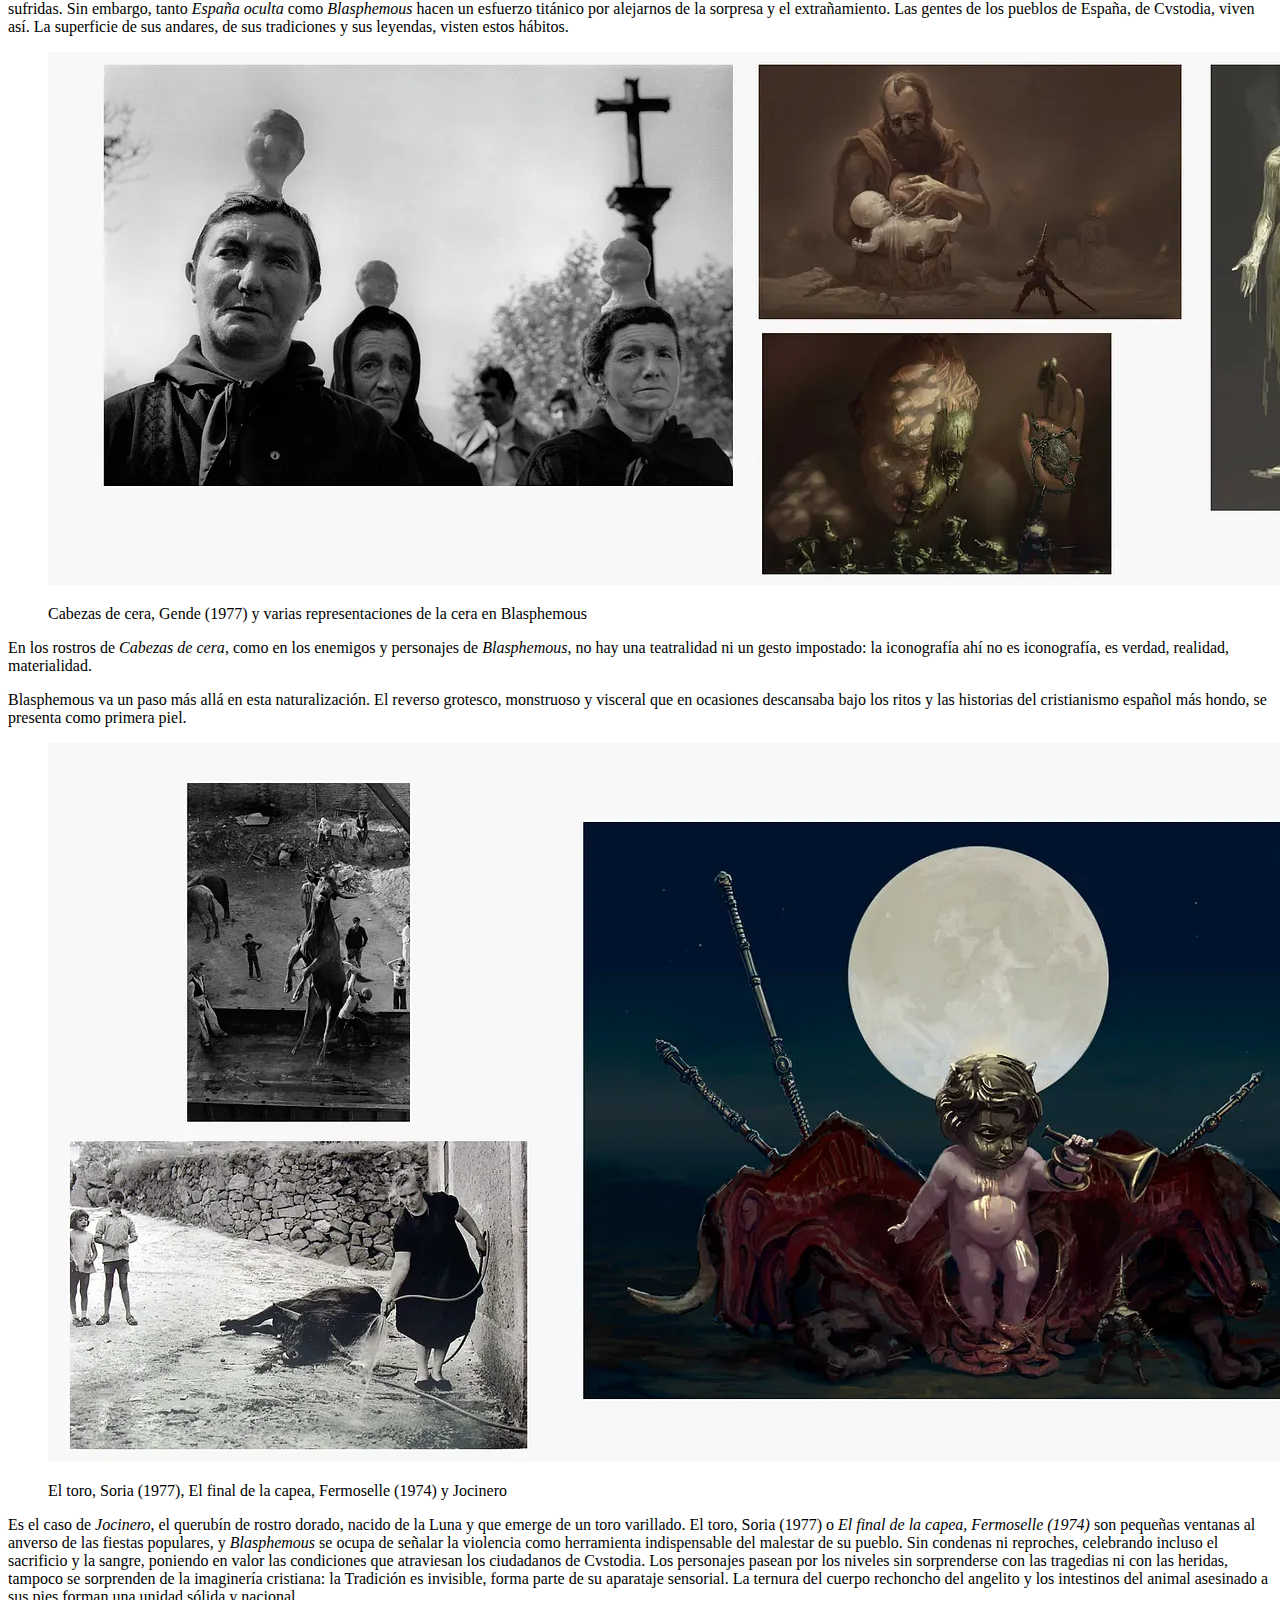
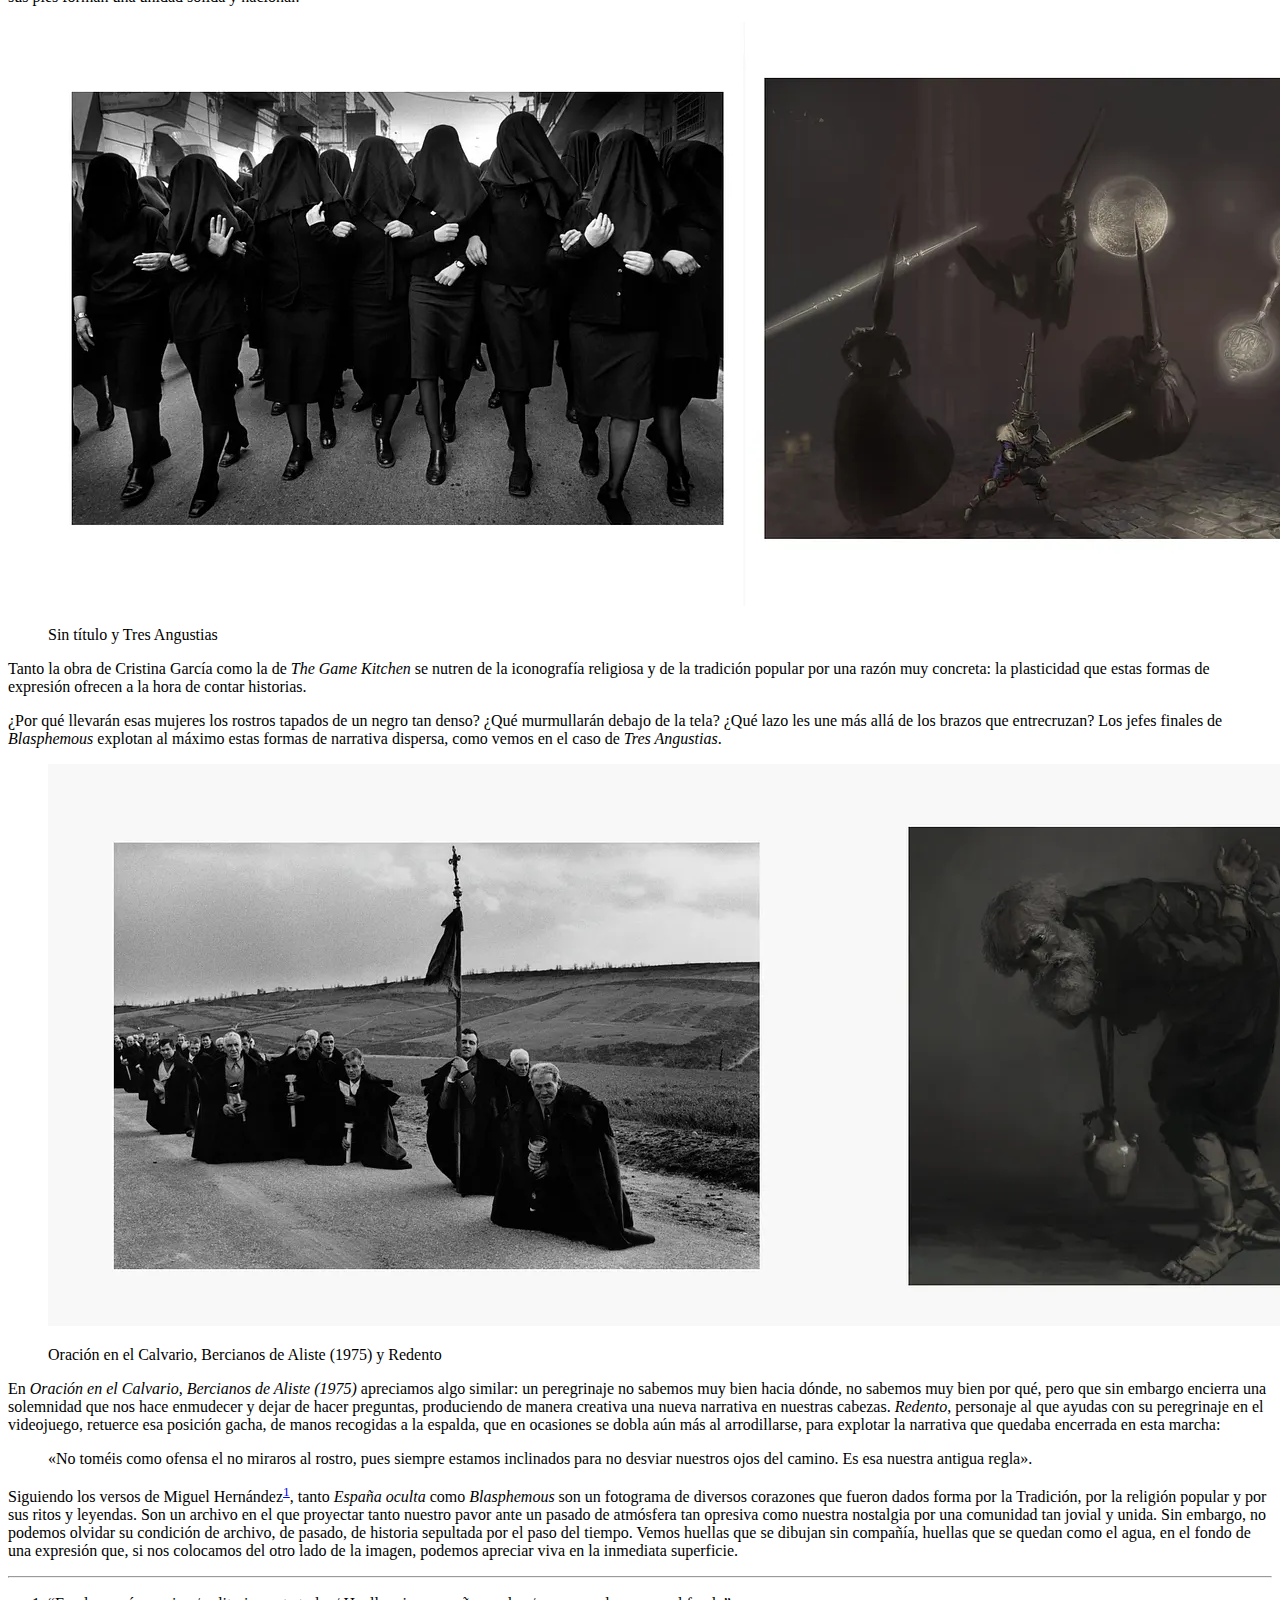
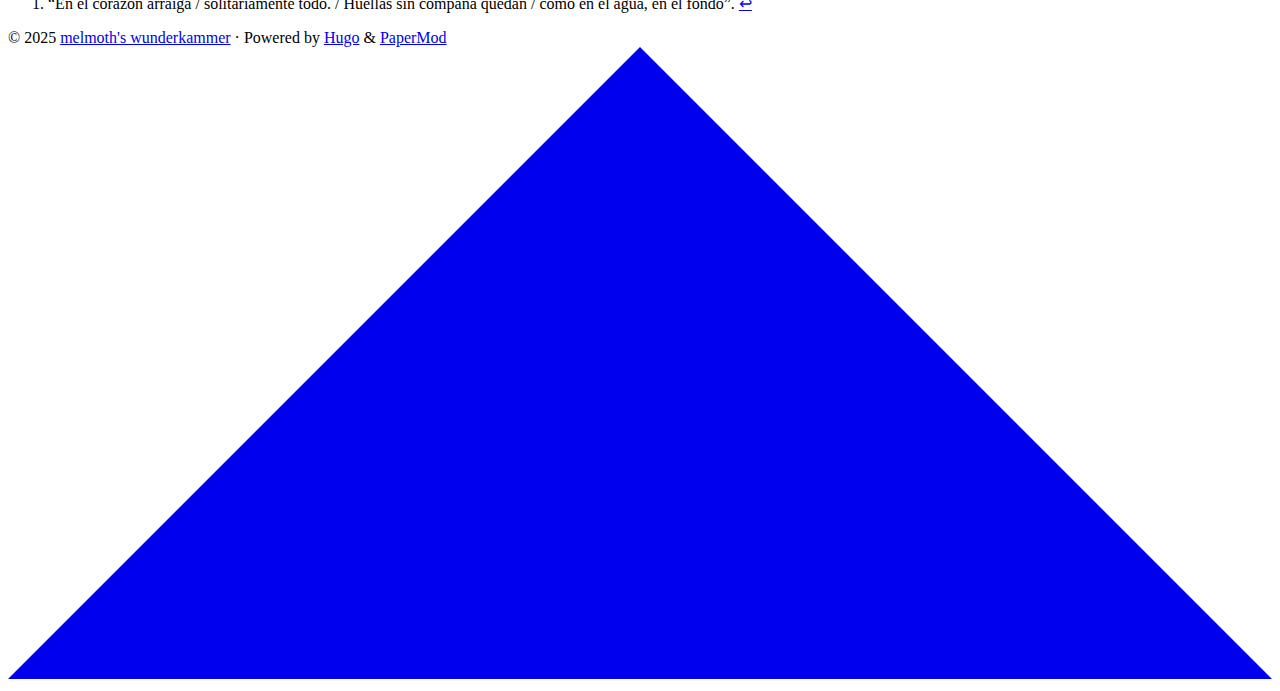
<file: posts/a-proposito-de-mi-primer-juego/index.html>
<!DOCTYPE html>
<html lang="en" dir="auto">

<head><meta charset="utf-8">
<meta http-equiv="X-UA-Compatible" content="IE=edge">
<meta name="viewport" content="width=device-width, initial-scale=1, shrink-to-fit=no">
<meta name="robots" content="index, follow">
<title>a propósito de... blasphemous | melmoth&#39;s wunderkammer</title>
<meta name="keywords" content="">
<meta name="description" content="«Intenté fotografiar el alma misteriosa, verdadera y mágica de la España popular, con su pasión, el amor, el humor, la ternura, la rabia, el dolor, con su verdad», afirma la propia Cristina García, refiriéndose a su obra España oculta (1989). Su trabajo fotográfico tiene una labor casi de archivo, buscando capturar en el encuadre las fiestas populares de una España que se abría y comenzaba a cambiar a velocidades vertiginosas. Las fotografías funcionan como una pequeña cápsula del tiempo enterrada en el jardín hace décadas: los recuerdos siguen intactos, con la misma crudeza y la misma ternura.">
<meta name="author" content="">
<link rel="canonical" href="https://example.org/posts/a-proposito-de-mi-primer-juego/">
<link crossorigin="anonymous" href="/assets/css/stylesheet.36819bea596090d8b48cf10d9831382996197aa7e4fc86f792f7c08c9ca4d23b.css" integrity="sha256-NoGb6llgkNi0jPENmDE4KZYZeqfk/Ib3kvfAjJyk0js=" rel="preload stylesheet" as="style">
<link rel="icon" href="https://example.org/favicon.ico">
<link rel="icon" type="image/png" sizes="16x16" href="https://example.org/favicon-16x16.png">
<link rel="icon" type="image/png" sizes="32x32" href="https://example.org/favicon-32x32.png">
<link rel="apple-touch-icon" href="https://example.org/apple-touch-icon.png">
<link rel="mask-icon" href="https://example.org/safari-pinned-tab.svg">
<meta name="theme-color" content="#2e2e33">
<meta name="msapplication-TileColor" content="#2e2e33">
<link rel="alternate" hreflang="en" href="https://example.org/posts/a-proposito-de-mi-primer-juego/">
<noscript>
    <style>
        #theme-toggle,
        .top-link {
            display: none;
        }

    </style>
    <style>
        @media (prefers-color-scheme: dark) {
            :root {
                --theme: rgb(29, 30, 32);
                --entry: rgb(46, 46, 51);
                --primary: rgb(218, 218, 219);
                --secondary: rgb(155, 156, 157);
                --tertiary: rgb(65, 66, 68);
                --content: rgb(196, 196, 197);
                --code-block-bg: rgb(46, 46, 51);
                --code-bg: rgb(55, 56, 62);
                --border: rgb(51, 51, 51);
            }

            .list {
                background: var(--theme);
            }

            .list:not(.dark)::-webkit-scrollbar-track {
                background: 0 0;
            }

            .list:not(.dark)::-webkit-scrollbar-thumb {
                border-color: var(--theme);
            }
        }

    </style>
</noscript><meta property="og:url" content="https://example.org/posts/a-proposito-de-mi-primer-juego/">
  <meta property="og:site_name" content="melmoth&#39;s wunderkammer">
  <meta property="og:title" content="a propósito de... blasphemous">
  <meta property="og:description" content="«Intenté fotografiar el alma misteriosa, verdadera y mágica de la España popular, con su pasión, el amor, el humor, la ternura, la rabia, el dolor, con su verdad», afirma la propia Cristina García, refiriéndose a su obra España oculta (1989). Su trabajo fotográfico tiene una labor casi de archivo, buscando capturar en el encuadre las fiestas populares de una España que se abría y comenzaba a cambiar a velocidades vertiginosas. Las fotografías funcionan como una pequeña cápsula del tiempo enterrada en el jardín hace décadas: los recuerdos siguen intactos, con la misma crudeza y la misma ternura.">
  <meta property="og:locale" content="en-us">
  <meta property="og:type" content="article">
    <meta property="article:section" content="posts">
    <meta property="article:published_time" content="2025-08-25T17:49:33+02:00">
    <meta property="article:modified_time" content="2025-08-25T17:49:33+02:00">
<meta name="twitter:card" content="summary">
<meta name="twitter:title" content="a propósito de... blasphemous">
<meta name="twitter:description" content="«Intenté fotografiar el alma misteriosa, verdadera y mágica de la España popular, con su pasión, el amor, el humor, la ternura, la rabia, el dolor, con su verdad», afirma la propia Cristina García, refiriéndose a su obra España oculta (1989). Su trabajo fotográfico tiene una labor casi de archivo, buscando capturar en el encuadre las fiestas populares de una España que se abría y comenzaba a cambiar a velocidades vertiginosas. Las fotografías funcionan como una pequeña cápsula del tiempo enterrada en el jardín hace décadas: los recuerdos siguen intactos, con la misma crudeza y la misma ternura.">


<script type="application/ld+json">
{
  "@context": "https://schema.org",
  "@type": "BreadcrumbList",
  "itemListElement": [
    {
      "@type": "ListItem",
      "position":  1 ,
      "name": "Posts",
      "item": "https://example.org/posts/"
    }, 
    {
      "@type": "ListItem",
      "position":  2 ,
      "name": "a propósito de... blasphemous",
      "item": "https://example.org/posts/a-proposito-de-mi-primer-juego/"
    }
  ]
}
</script>
<script type="application/ld+json">
{
  "@context": "https://schema.org",
  "@type": "BlogPosting",
  "headline": "a propósito de... blasphemous",
  "name": "a propósito de... blasphemous",
  "description": "«Intenté fotografiar el alma misteriosa, verdadera y mágica de la España popular, con su pasión, el amor, el humor, la ternura, la rabia, el dolor, con su verdad», afirma la propia Cristina García, refiriéndose a su obra España oculta (1989). Su trabajo fotográfico tiene una labor casi de archivo, buscando capturar en el encuadre las fiestas populares de una España que se abría y comenzaba a cambiar a velocidades vertiginosas. Las fotografías funcionan como una pequeña cápsula del tiempo enterrada en el jardín hace décadas: los recuerdos siguen intactos, con la misma crudeza y la misma ternura.\n",
  "keywords": [
    
  ],
  "articleBody": "«Intenté fotografiar el alma misteriosa, verdadera y mágica de la España popular, con su pasión, el amor, el humor, la ternura, la rabia, el dolor, con su verdad», afirma la propia Cristina García, refiriéndose a su obra España oculta (1989). Su trabajo fotográfico tiene una labor casi de archivo, buscando capturar en el encuadre las fiestas populares de una España que se abría y comenzaba a cambiar a velocidades vertiginosas. Las fotografías funcionan como una pequeña cápsula del tiempo enterrada en el jardín hace décadas: los recuerdos siguen intactos, con la misma crudeza y la misma ternura.\nBlasphemous es el título del videojuego español desarrollado por el estudio The Game Kitchen y publicado en 2019. El peso de la obra de García aplasta con fuerza los píxeles que componen el arte de los personajes, enemigos y paisajes de Cvstodia.\nProcesión del Santo Cristo, Bercianos de Aliste (1975) y Final A Blasphemous\nLo comprobamos con Procesión del Santo Cristo, Bercianos de Aliste (1975) al completar el videojuego siguiendo el Final A: bajo un cielo encapotado, los feligreses sacan a pasear sus figuras religiosas en procesión, entre varias velas y un silencio denso como la niebla. Ambas obras nos permiten atisbar una realidad profunda que, poco a poco, se va erosionando como un carrete revelado al sol.\nEl Picao, San Vicente de Sonsierra (1979), Deogracias; El Empalao, Valverde de la Vera (1979), El Símbolo del Retorcido\nDesde el otro lado del objetivo, de la pantalla, nos sorprenden el rechinar de las cadenas en los tobillos, los rostros escondidos bajo paños blancos o las cruces de madera que fuerzan contorsiones sufridas. Sin embargo, tanto España oculta como Blasphemous hacen un esfuerzo titánico por alejarnos de la sorpresa y el extrañamiento. Las gentes de los pueblos de España, de Cvstodia, viven así. La superficie de sus andares, de sus tradiciones y sus leyendas, visten estos hábitos.\nCabezas de cera, Gende (1977) y varias representaciones de la cera en Blasphemous\nEn los rostros de Cabezas de cera, como en los enemigos y personajes de Blasphemous, no hay una teatralidad ni un gesto impostado: la iconografía ahí no es iconografía, es verdad, realidad, materialidad.\nBlasphemous va un paso más allá en esta naturalización. El reverso grotesco, monstruoso y visceral que en ocasiones descansaba bajo los ritos y las historias del cristianismo español más hondo, se presenta como primera piel.\nEl toro, Soria (1977), El final de la capea, Fermoselle (1974) y Jocinero\nEs el caso de Jocinero, el querubín de rostro dorado, nacido de la Luna y que emerge de un toro varillado. El toro, Soria (1977) o El final de la capea, Fermoselle (1974) son pequeñas ventanas al anverso de las fiestas populares, y Blasphemous se ocupa de señalar la violencia como herramienta indispensable del malestar de su pueblo. Sin condenas ni reproches, celebrando incluso el sacrificio y la sangre, poniendo en valor las condiciones que atraviesan los ciudadanos de Cvstodia. Los personajes pasean por los niveles sin sorprenderse con las tragedias ni con las heridas, tampoco se sorprenden de la imaginería cristiana: la Tradición es invisible, forma parte de su aparataje sensorial. La ternura del cuerpo rechoncho del angelito y los intestinos del animal asesinado a sus pies forman una unidad sólida y nacional.\nSin título y Tres Angustias\nTanto la obra de Cristina García como la de The Game Kitchen se nutren de la iconografía religiosa y de la tradición popular por una razón muy concreta: la plasticidad que estas formas de expresión ofrecen a la hora de contar historias.\n¿Por qué llevarán esas mujeres los rostros tapados de un negro tan denso? ¿Qué murmullarán debajo de la tela? ¿Qué lazo les une más allá de los brazos que entrecruzan? Los jefes finales de Blasphemous explotan al máximo estas formas de narrativa dispersa, como vemos en el caso de Tres Angustias.\nOración en el Calvario, Bercianos de Aliste (1975) y Redento\nEn Oración en el Calvario, Bercianos de Aliste (1975) apreciamos algo similar: un peregrinaje no sabemos muy bien hacia dónde, no sabemos muy bien por qué, pero que sin embargo encierra una solemnidad que nos hace enmudecer y dejar de hacer preguntas, produciendo de manera creativa una nueva narrativa en nuestras cabezas. Redento, personaje al que ayudas con su peregrinaje en el videojuego, retuerce esa posición gacha, de manos recogidas a la espalda, que en ocasiones se dobla aún más al arrodillarse, para explotar la narrativa que quedaba encerrada en esta marcha:\n«No toméis como ofensa el no miraros al rostro, pues siempre estamos inclinados para no desviar nuestros ojos del camino. Es esa nuestra antigua regla».\nSiguiendo los versos de Miguel Hernández1, tanto España oculta como Blasphemous son un fotograma de diversos corazones que fueron dados forma por la Tradición, por la religión popular y por sus ritos y leyendas. Son un archivo en el que proyectar tanto nuestro pavor ante un pasado de atmósfera tan opresiva como nuestra nostalgia por una comunidad tan jovial y unida. Sin embargo, no podemos olvidar su condición de archivo, de pasado, de historia sepultada por el paso del tiempo. Vemos huellas que se dibujan sin compañía, huellas que se quedan como el agua, en el fondo de una expresión que, si nos colocamos del otro lado de la imagen, podemos apreciar viva en la inmediata superficie.\n“En el corazón arraiga / solitariamente todo. / Huellas sin compaña quedan / como en el agua, en el fondo”. ↩︎\n",
  "wordCount" : "902",
  "inLanguage": "en",
  "datePublished": "2025-08-25T17:49:33+02:00",
  "dateModified": "2025-08-25T17:49:33+02:00",
  "mainEntityOfPage": {
    "@type": "WebPage",
    "@id": "https://example.org/posts/a-proposito-de-mi-primer-juego/"
  },
  "publisher": {
    "@type": "Organization",
    "name": "melmoth's wunderkammer",
    "logo": {
      "@type": "ImageObject",
      "url": "https://example.org/favicon.ico"
    }
  }
}
</script>
</head>

<body class="" id="top">
<script>
    if (localStorage.getItem("pref-theme") === "dark") {
        document.body.classList.add('dark');
    } else if (localStorage.getItem("pref-theme") === "light") {
        document.body.classList.remove('dark')
    } else if (window.matchMedia('(prefers-color-scheme: dark)').matches) {
        document.body.classList.add('dark');
    }

</script>

<header class="header">
    <nav class="nav">
        <div class="logo">
            <a href="https://example.org/" accesskey="h" title="melmoth&#39;s wunderkammer (Alt + H)">melmoth&#39;s wunderkammer</a>
            <div class="logo-switches">
                <button id="theme-toggle" accesskey="t" title="(Alt + T)" aria-label="Toggle theme">
                    <svg id="moon" xmlns="http://www.w3.org/2000/svg" width="24" height="18" viewBox="0 0 24 24"
                        fill="none" stroke="currentColor" stroke-width="2" stroke-linecap="round"
                        stroke-linejoin="round">
                        <path d="M21 12.79A9 9 0 1 1 11.21 3 7 7 0 0 0 21 12.79z"></path>
                    </svg>
                    <svg id="sun" xmlns="http://www.w3.org/2000/svg" width="24" height="18" viewBox="0 0 24 24"
                        fill="none" stroke="currentColor" stroke-width="2" stroke-linecap="round"
                        stroke-linejoin="round">
                        <circle cx="12" cy="12" r="5"></circle>
                        <line x1="12" y1="1" x2="12" y2="3"></line>
                        <line x1="12" y1="21" x2="12" y2="23"></line>
                        <line x1="4.22" y1="4.22" x2="5.64" y2="5.64"></line>
                        <line x1="18.36" y1="18.36" x2="19.78" y2="19.78"></line>
                        <line x1="1" y1="12" x2="3" y2="12"></line>
                        <line x1="21" y1="12" x2="23" y2="12"></line>
                        <line x1="4.22" y1="19.78" x2="5.64" y2="18.36"></line>
                        <line x1="18.36" y1="5.64" x2="19.78" y2="4.22"></line>
                    </svg>
                </button>
            </div>
        </div>
        <ul id="menu">
        </ul>
    </nav>
</header>
<main class="main">

<article class="post-single">
  <header class="post-header">
    
    <h1 class="post-title entry-hint-parent">
      a propósito de... blasphemous
    </h1>
    <div class="post-meta"><span title='2025-08-25 17:49:33 +0200 CEST'>August 25, 2025</span>

</div>
  </header> 
  <div class="post-content"><p>«Intenté fotografiar el alma misteriosa, verdadera y mágica de la España popular, con su pasión, el amor, el humor, la ternura, la rabia, el dolor, con su verdad», afirma la propia Cristina García, refiriéndose a su obra <em>España oculta</em> (1989). Su trabajo fotográfico tiene una labor casi de archivo, buscando capturar en el encuadre las fiestas populares de una España que se abría y comenzaba a cambiar a velocidades vertiginosas. Las fotografías funcionan como una pequeña cápsula del tiempo enterrada en el jardín hace décadas: los recuerdos siguen intactos, con la misma crudeza y la misma ternura.</p>
<p>Blasphemous es el título del videojuego español desarrollado por el estudio <em>The Game Kitchen</em> y publicado en 2019. El peso de la obra de García aplasta con fuerza los píxeles que componen el arte de los personajes, enemigos y paisajes de Cvstodia.</p>
<figure>
    <img loading="lazy" src="/images/primeraimagen-blasphemous.jpg"
         alt="Procesión del Santo Cristo, Bercianos de Aliste (1975) y Final A Blasphemous"/> <figcaption>
            <p>Procesión del Santo Cristo, Bercianos de Aliste (1975) y Final A Blasphemous</p>
        </figcaption>
</figure>

<p>Lo comprobamos con <em>Procesión del Santo Cristo, Bercianos de Aliste (1975)</em> al completar el videojuego siguiendo el Final A: bajo un cielo encapotado, los feligreses sacan a pasear sus figuras religiosas en procesión, entre varias velas y un silencio denso como la niebla. Ambas obras nos permiten atisbar una realidad profunda que, poco a poco, se va erosionando como un carrete revelado al sol.</p>
<figure>
    <img loading="lazy" src="/images/elpicao-blapshemous.jpg"
         alt="El Picao, San Vicente de Sonsierra (1979), Deogracias; El Empalao, Valverde de la Vera (1979), El Símbolo del Retorcido"/> <figcaption>
            <p>El Picao, San Vicente de Sonsierra (1979), Deogracias; El Empalao, Valverde de la Vera (1979), El Símbolo del Retorcido</p>
        </figcaption>
</figure>

<p>Desde el otro lado del objetivo, de la pantalla, nos sorprenden el rechinar de las cadenas en los tobillos, los rostros escondidos bajo paños blancos o las cruces de madera que fuerzan contorsiones sufridas. Sin embargo, tanto <em>España oculta</em> como <em>Blasphemous</em> hacen un esfuerzo titánico por alejarnos de la sorpresa y el extrañamiento. Las gentes de los pueblos de España, de Cvstodia, viven así. La superficie de sus andares, de sus tradiciones y sus leyendas, visten estos hábitos.</p>
<p><figure>
    <img loading="lazy" src="/images/cabezasdecera.jpg"
         alt="Cabezas de cera, Gende (1977) y varias representaciones de la cera en Blasphemous"/> <figcaption>
            <p>Cabezas de cera, Gende (1977) y varias representaciones de la cera en Blasphemous</p>
        </figcaption>
</figure>

En los rostros de <em>Cabezas de cera</em>, como en los enemigos y personajes de <em>Blasphemous</em>, no hay una teatralidad ni un gesto impostado: la iconografía ahí no es iconografía, es verdad, realidad, materialidad.</p>
<p>Blasphemous va un paso más allá en esta naturalización. El reverso grotesco, monstruoso y visceral que en ocasiones descansaba bajo los ritos y las historias del cristianismo español más hondo, se presenta como primera piel.</p>
<figure>
    <img loading="lazy" src="/images/eltoro-blasphemous.jpg"
         alt="El toro, Soria (1977), El final de la capea, Fermoselle (1974) y Jocinero"/> <figcaption>
            <p>El toro, Soria (1977), El final de la capea, Fermoselle (1974) y Jocinero</p>
        </figcaption>
</figure>

<p>Es el caso de <em>Jocinero</em>, el querubín de rostro dorado, nacido de la Luna y que emerge de un toro varillado. El toro, Soria (1977) o <em>El final de la capea, Fermoselle (1974)</em> son pequeñas ventanas al anverso de las fiestas populares, y <em>Blasphemous</em> se ocupa de señalar la violencia como herramienta indispensable del malestar de su pueblo. Sin condenas ni reproches, celebrando incluso el sacrificio y la sangre, poniendo en valor las condiciones que atraviesan los ciudadanos de Cvstodia. Los personajes pasean por los niveles sin sorprenderse con las tragedias ni con las heridas, tampoco se sorprenden de la imaginería cristiana: la Tradición es invisible, forma parte de su aparataje sensorial. La ternura del cuerpo rechoncho del angelito y los intestinos del animal asesinado a sus pies forman una unidad sólida y nacional.</p>
<figure>
    <img loading="lazy" src="/images/tresangustias-blasphemous.jpg"
         alt="Sin título y Tres Angustias"/> <figcaption>
            <p>Sin título y Tres Angustias</p>
        </figcaption>
</figure>

<p>Tanto la obra de Cristina García como la de <em>The Game Kitchen</em> se nutren de la iconografía religiosa y de la tradición popular por una razón muy concreta: la plasticidad que estas formas de expresión ofrecen a la hora de contar historias.</p>
<p>¿Por qué llevarán esas mujeres los rostros tapados de un negro tan denso? ¿Qué murmullarán debajo de la tela? ¿Qué lazo les une más allá de los brazos que entrecruzan? Los jefes finales de <em>Blasphemous</em> explotan al máximo estas formas de narrativa dispersa, como vemos en el caso de <em>Tres Angustias</em>.</p>
<figure>
    <img loading="lazy" src="/images/calvario-blasphemous.jpg"
         alt="Oración en el Calvario, Bercianos de Aliste (1975) y Redento"/> <figcaption>
            <p>Oración en el Calvario, Bercianos de Aliste (1975) y Redento</p>
        </figcaption>
</figure>

<p>En <em>Oración en el Calvario, Bercianos de Aliste (1975)</em> apreciamos algo similar: un peregrinaje no sabemos muy bien hacia dónde, no sabemos muy bien por qué, pero que sin embargo encierra una solemnidad que nos hace enmudecer y dejar de hacer preguntas, produciendo de manera creativa una nueva narrativa en nuestras cabezas. <em>Redento</em>, personaje al que ayudas con su peregrinaje en el videojuego, retuerce esa posición gacha, de manos recogidas a la espalda, que en ocasiones se dobla aún más al arrodillarse, para explotar la narrativa que quedaba encerrada en esta marcha:</p>
<blockquote>
<p>«No toméis como ofensa el no miraros al rostro, pues siempre estamos inclinados para no desviar nuestros ojos del camino. Es esa nuestra antigua regla».</p></blockquote>
<p>Siguiendo los versos de Miguel Hernández<sup id="fnref:1"><a href="#fn:1" class="footnote-ref" role="doc-noteref">1</a></sup>, tanto <em>España oculta</em> como <em>Blasphemous</em> son un fotograma de diversos corazones que fueron dados forma por la Tradición, por la religión popular y por sus ritos y leyendas. Son un archivo en el que proyectar tanto nuestro pavor ante un pasado de atmósfera tan opresiva como nuestra nostalgia por una comunidad tan jovial y unida. Sin embargo, no podemos olvidar su condición de archivo, de pasado, de historia sepultada por el paso del tiempo. Vemos huellas que se dibujan sin compañía, huellas que se quedan como el agua, en el fondo de una expresión que, si nos colocamos del otro lado de la imagen, podemos apreciar viva en la inmediata superficie.</p>
<div class="footnotes" role="doc-endnotes">
<hr>
<ol>
<li id="fn:1">
<p>“En el corazón arraiga / solitariamente todo. / Huellas sin compaña quedan / como en el agua, en el fondo”.&#160;<a href="#fnref:1" class="footnote-backref" role="doc-backlink">&#x21a9;&#xfe0e;</a></p>
</li>
</ol>
</div>


  </div>

  <footer class="post-footer">
    <ul class="post-tags">
    </ul>
  </footer>
</article>
    </main>
    
<footer class="footer">
        <span>&copy; 2025 <a href="https://example.org/">melmoth&#39;s wunderkammer</a></span> · 

    <span>
        Powered by
        <a href="https://gohugo.io/" rel="noopener noreferrer" target="_blank">Hugo</a> &
        <a href="https://github.com/adityatelange/hugo-PaperMod/" rel="noopener" target="_blank">PaperMod</a>
    </span>
</footer>
<a href="#top" aria-label="go to top" title="Go to Top (Alt + G)" class="top-link" id="top-link" accesskey="g">
    <svg xmlns="http://www.w3.org/2000/svg" viewBox="0 0 12 6" fill="currentColor">
        <path d="M12 6H0l6-6z" />
    </svg>
</a>

<script>
    let menu = document.getElementById('menu')
    if (menu) {
        menu.scrollLeft = localStorage.getItem("menu-scroll-position");
        menu.onscroll = function () {
            localStorage.setItem("menu-scroll-position", menu.scrollLeft);
        }
    }

    document.querySelectorAll('a[href^="#"]').forEach(anchor => {
        anchor.addEventListener("click", function (e) {
            e.preventDefault();
            var id = this.getAttribute("href").substr(1);
            if (!window.matchMedia('(prefers-reduced-motion: reduce)').matches) {
                document.querySelector(`[id='${decodeURIComponent(id)}']`).scrollIntoView({
                    behavior: "smooth"
                });
            } else {
                document.querySelector(`[id='${decodeURIComponent(id)}']`).scrollIntoView();
            }
            if (id === "top") {
                history.replaceState(null, null, " ");
            } else {
                history.pushState(null, null, `#${id}`);
            }
        });
    });

</script>
<script>
    var mybutton = document.getElementById("top-link");
    window.onscroll = function () {
        if (document.body.scrollTop > 800 || document.documentElement.scrollTop > 800) {
            mybutton.style.visibility = "visible";
            mybutton.style.opacity = "1";
        } else {
            mybutton.style.visibility = "hidden";
            mybutton.style.opacity = "0";
        }
    };

</script>
<script>
    document.getElementById("theme-toggle").addEventListener("click", () => {
        if (document.body.className.includes("dark")) {
            document.body.classList.remove('dark');
            localStorage.setItem("pref-theme", 'light');
        } else {
            document.body.classList.add('dark');
            localStorage.setItem("pref-theme", 'dark');
        }
    })

</script>
</body>

</html>
</file>
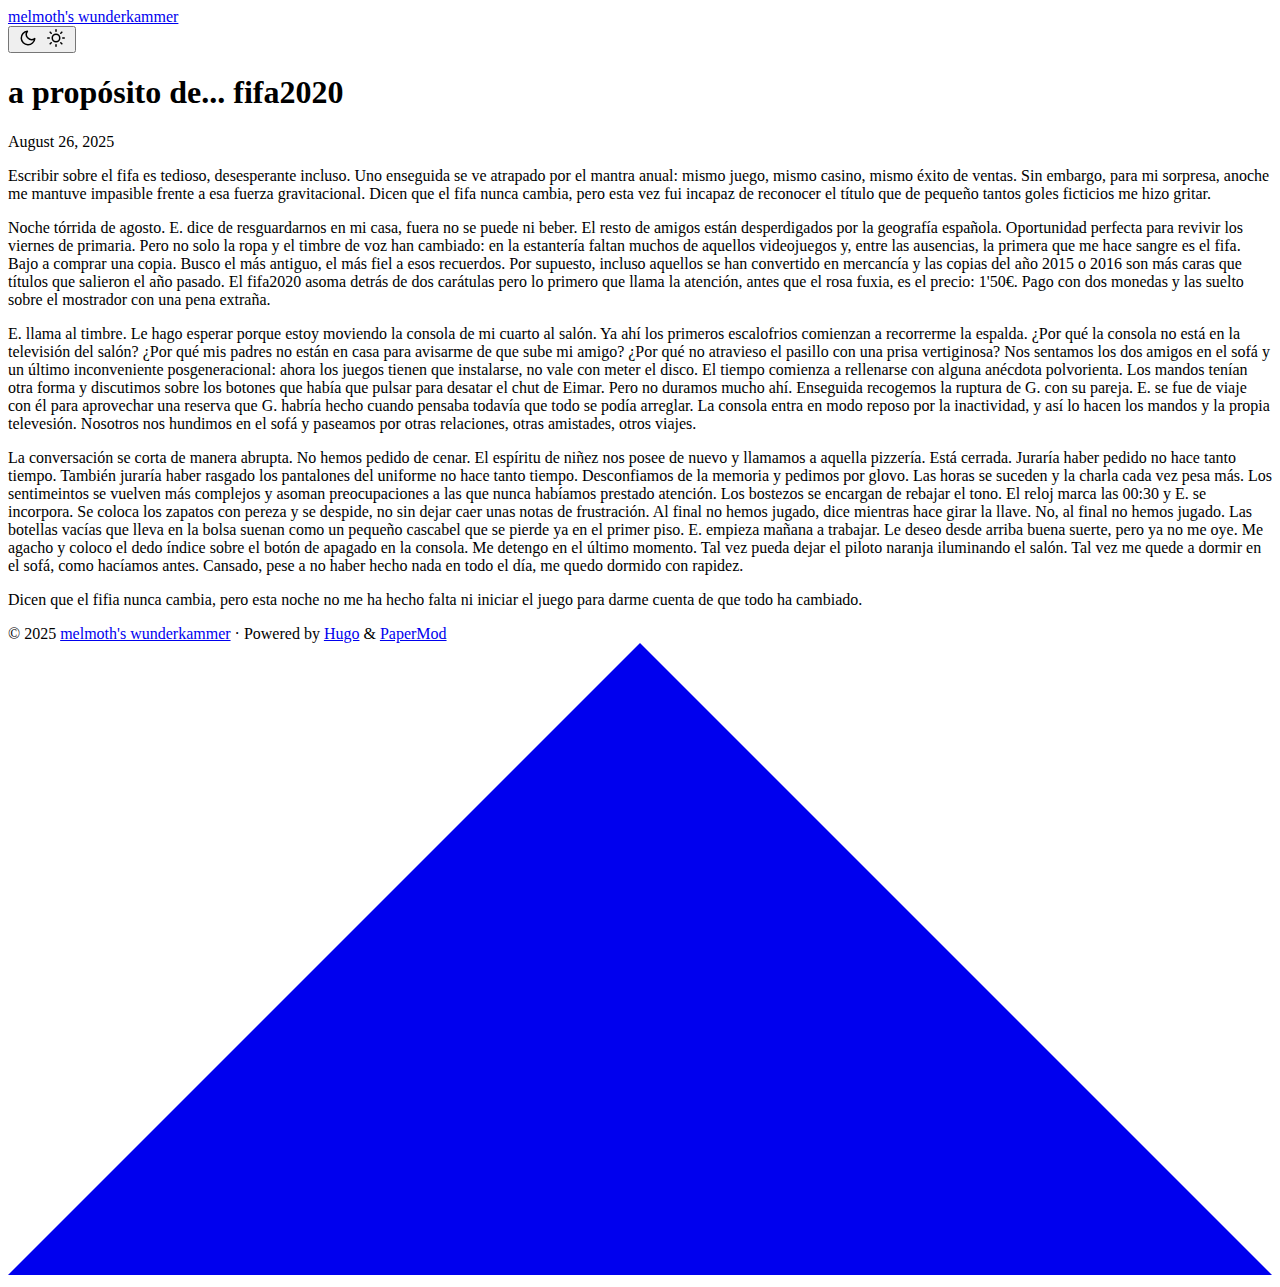
<file: posts/fifa2020/index.html>
<!DOCTYPE html>
<html lang="en" dir="auto">

<head><meta charset="utf-8">
<meta http-equiv="X-UA-Compatible" content="IE=edge">
<meta name="viewport" content="width=device-width, initial-scale=1, shrink-to-fit=no">
<meta name="robots" content="index, follow">
<title>a propósito de... fifa2020 | melmoth&#39;s wunderkammer</title>
<meta name="keywords" content="">
<meta name="description" content="Escribir sobre el fifa es tedioso, desesperante incluso. Uno enseguida se ve atrapado por el mantra anual: mismo juego, mismo casino, mismo éxito de ventas. Sin embargo, para mi sorpresa, anoche me mantuve impasible frente a esa fuerza gravitacional. Dicen que el fifa nunca cambia, pero esta vez fui incapaz de reconocer el título que de pequeño tantos goles ficticios me hizo gritar.
Noche tórrida de agosto. E. dice de resguardarnos en mi casa, fuera no se puede ni beber. El resto de amigos están desperdigados por la geografía española. Oportunidad perfecta para revivir los viernes de primaria. Pero no solo la ropa y el timbre de voz han cambiado: en la estantería faltan muchos de aquellos videojuegos y, entre las ausencias, la primera que me hace sangre es el fifa. Bajo a comprar una copia. Busco el más antiguo, el más fiel a esos recuerdos. Por supuesto, incluso aquellos se han convertido en mercancía y las copias del año 2015 o 2016 son más caras que títulos que salieron el año pasado. El fifa2020 asoma detrás de dos carátulas pero lo primero que llama la atención, antes que el rosa fuxia, es el precio: 1&#39;50€. Pago con dos monedas y las suelto sobre el mostrador con una pena extraña.">
<meta name="author" content="">
<link rel="canonical" href="https://example.org/posts/fifa2020/">
<link crossorigin="anonymous" href="/assets/css/stylesheet.36819bea596090d8b48cf10d9831382996197aa7e4fc86f792f7c08c9ca4d23b.css" integrity="sha256-NoGb6llgkNi0jPENmDE4KZYZeqfk/Ib3kvfAjJyk0js=" rel="preload stylesheet" as="style">
<link rel="icon" href="https://example.org/favicon.ico">
<link rel="icon" type="image/png" sizes="16x16" href="https://example.org/favicon-16x16.png">
<link rel="icon" type="image/png" sizes="32x32" href="https://example.org/favicon-32x32.png">
<link rel="apple-touch-icon" href="https://example.org/apple-touch-icon.png">
<link rel="mask-icon" href="https://example.org/safari-pinned-tab.svg">
<meta name="theme-color" content="#2e2e33">
<meta name="msapplication-TileColor" content="#2e2e33">
<link rel="alternate" hreflang="en" href="https://example.org/posts/fifa2020/">
<noscript>
    <style>
        #theme-toggle,
        .top-link {
            display: none;
        }

    </style>
    <style>
        @media (prefers-color-scheme: dark) {
            :root {
                --theme: rgb(29, 30, 32);
                --entry: rgb(46, 46, 51);
                --primary: rgb(218, 218, 219);
                --secondary: rgb(155, 156, 157);
                --tertiary: rgb(65, 66, 68);
                --content: rgb(196, 196, 197);
                --code-block-bg: rgb(46, 46, 51);
                --code-bg: rgb(55, 56, 62);
                --border: rgb(51, 51, 51);
            }

            .list {
                background: var(--theme);
            }

            .list:not(.dark)::-webkit-scrollbar-track {
                background: 0 0;
            }

            .list:not(.dark)::-webkit-scrollbar-thumb {
                border-color: var(--theme);
            }
        }

    </style>
</noscript><meta property="og:url" content="https://example.org/posts/fifa2020/">
  <meta property="og:site_name" content="melmoth&#39;s wunderkammer">
  <meta property="og:title" content="a propósito de... fifa2020">
  <meta property="og:description" content="Escribir sobre el fifa es tedioso, desesperante incluso. Uno enseguida se ve atrapado por el mantra anual: mismo juego, mismo casino, mismo éxito de ventas. Sin embargo, para mi sorpresa, anoche me mantuve impasible frente a esa fuerza gravitacional. Dicen que el fifa nunca cambia, pero esta vez fui incapaz de reconocer el título que de pequeño tantos goles ficticios me hizo gritar.
Noche tórrida de agosto. E. dice de resguardarnos en mi casa, fuera no se puede ni beber. El resto de amigos están desperdigados por la geografía española. Oportunidad perfecta para revivir los viernes de primaria. Pero no solo la ropa y el timbre de voz han cambiado: en la estantería faltan muchos de aquellos videojuegos y, entre las ausencias, la primera que me hace sangre es el fifa. Bajo a comprar una copia. Busco el más antiguo, el más fiel a esos recuerdos. Por supuesto, incluso aquellos se han convertido en mercancía y las copias del año 2015 o 2016 son más caras que títulos que salieron el año pasado. El fifa2020 asoma detrás de dos carátulas pero lo primero que llama la atención, antes que el rosa fuxia, es el precio: 1&#39;50€. Pago con dos monedas y las suelto sobre el mostrador con una pena extraña.">
  <meta property="og:locale" content="en-us">
  <meta property="og:type" content="article">
    <meta property="article:section" content="posts">
    <meta property="article:published_time" content="2025-08-26T00:00:00+00:00">
    <meta property="article:modified_time" content="2025-08-26T00:00:00+00:00">
<meta name="twitter:card" content="summary">
<meta name="twitter:title" content="a propósito de... fifa2020">
<meta name="twitter:description" content="Escribir sobre el fifa es tedioso, desesperante incluso. Uno enseguida se ve atrapado por el mantra anual: mismo juego, mismo casino, mismo éxito de ventas. Sin embargo, para mi sorpresa, anoche me mantuve impasible frente a esa fuerza gravitacional. Dicen que el fifa nunca cambia, pero esta vez fui incapaz de reconocer el título que de pequeño tantos goles ficticios me hizo gritar.
Noche tórrida de agosto. E. dice de resguardarnos en mi casa, fuera no se puede ni beber. El resto de amigos están desperdigados por la geografía española. Oportunidad perfecta para revivir los viernes de primaria. Pero no solo la ropa y el timbre de voz han cambiado: en la estantería faltan muchos de aquellos videojuegos y, entre las ausencias, la primera que me hace sangre es el fifa. Bajo a comprar una copia. Busco el más antiguo, el más fiel a esos recuerdos. Por supuesto, incluso aquellos se han convertido en mercancía y las copias del año 2015 o 2016 son más caras que títulos que salieron el año pasado. El fifa2020 asoma detrás de dos carátulas pero lo primero que llama la atención, antes que el rosa fuxia, es el precio: 1&#39;50€. Pago con dos monedas y las suelto sobre el mostrador con una pena extraña.">


<script type="application/ld+json">
{
  "@context": "https://schema.org",
  "@type": "BreadcrumbList",
  "itemListElement": [
    {
      "@type": "ListItem",
      "position":  1 ,
      "name": "Posts",
      "item": "https://example.org/posts/"
    }, 
    {
      "@type": "ListItem",
      "position":  2 ,
      "name": "a propósito de... fifa2020",
      "item": "https://example.org/posts/fifa2020/"
    }
  ]
}
</script>
<script type="application/ld+json">
{
  "@context": "https://schema.org",
  "@type": "BlogPosting",
  "headline": "a propósito de... fifa2020",
  "name": "a propósito de... fifa2020",
  "description": "Escribir sobre el fifa es tedioso, desesperante incluso. Uno enseguida se ve atrapado por el mantra anual: mismo juego, mismo casino, mismo éxito de ventas. Sin embargo, para mi sorpresa, anoche me mantuve impasible frente a esa fuerza gravitacional. Dicen que el fifa nunca cambia, pero esta vez fui incapaz de reconocer el título que de pequeño tantos goles ficticios me hizo gritar.\nNoche tórrida de agosto. E. dice de resguardarnos en mi casa, fuera no se puede ni beber. El resto de amigos están desperdigados por la geografía española. Oportunidad perfecta para revivir los viernes de primaria. Pero no solo la ropa y el timbre de voz han cambiado: en la estantería faltan muchos de aquellos videojuegos y, entre las ausencias, la primera que me hace sangre es el fifa. Bajo a comprar una copia. Busco el más antiguo, el más fiel a esos recuerdos. Por supuesto, incluso aquellos se han convertido en mercancía y las copias del año 2015 o 2016 son más caras que títulos que salieron el año pasado. El fifa2020 asoma detrás de dos carátulas pero lo primero que llama la atención, antes que el rosa fuxia, es el precio: 1'50€. Pago con dos monedas y las suelto sobre el mostrador con una pena extraña.\n",
  "keywords": [
    
  ],
  "articleBody": "Escribir sobre el fifa es tedioso, desesperante incluso. Uno enseguida se ve atrapado por el mantra anual: mismo juego, mismo casino, mismo éxito de ventas. Sin embargo, para mi sorpresa, anoche me mantuve impasible frente a esa fuerza gravitacional. Dicen que el fifa nunca cambia, pero esta vez fui incapaz de reconocer el título que de pequeño tantos goles ficticios me hizo gritar.\nNoche tórrida de agosto. E. dice de resguardarnos en mi casa, fuera no se puede ni beber. El resto de amigos están desperdigados por la geografía española. Oportunidad perfecta para revivir los viernes de primaria. Pero no solo la ropa y el timbre de voz han cambiado: en la estantería faltan muchos de aquellos videojuegos y, entre las ausencias, la primera que me hace sangre es el fifa. Bajo a comprar una copia. Busco el más antiguo, el más fiel a esos recuerdos. Por supuesto, incluso aquellos se han convertido en mercancía y las copias del año 2015 o 2016 son más caras que títulos que salieron el año pasado. El fifa2020 asoma detrás de dos carátulas pero lo primero que llama la atención, antes que el rosa fuxia, es el precio: 1'50€. Pago con dos monedas y las suelto sobre el mostrador con una pena extraña.\nE. llama al timbre. Le hago esperar porque estoy moviendo la consola de mi cuarto al salón. Ya ahí los primeros escalofrios comienzan a recorrerme la espalda. ¿Por qué la consola no está en la televisión del salón? ¿Por qué mis padres no están en casa para avisarme de que sube mi amigo? ¿Por qué no atravieso el pasillo con una prisa vertiginosa? Nos sentamos los dos amigos en el sofá y un último inconveniente posgeneracional: ahora los juegos tienen que instalarse, no vale con meter el disco. El tiempo comienza a rellenarse con alguna anécdota polvorienta. Los mandos tenían otra forma y discutimos sobre los botones que había que pulsar para desatar el chut de Eimar. Pero no duramos mucho ahí. Enseguida recogemos la ruptura de G. con su pareja. E. se fue de viaje con él para aprovechar una reserva que G. habría hecho cuando pensaba todavía que todo se podía arreglar. La consola entra en modo reposo por la inactividad, y así lo hacen los mandos y la propia televesión. Nosotros nos hundimos en el sofá y paseamos por otras relaciones, otras amistades, otros viajes.\nLa conversación se corta de manera abrupta. No hemos pedido de cenar. El espíritu de niñez nos posee de nuevo y llamamos a aquella pizzería. Está cerrada. Juraría haber pedido no hace tanto tiempo. También juraría haber rasgado los pantalones del uniforme no hace tanto tiempo. Desconfiamos de la memoria y pedimos por glovo. Las horas se suceden y la charla cada vez pesa más. Los sentimeintos se vuelven más complejos y asoman preocupaciones a las que nunca habíamos prestado atención. Los bostezos se encargan de rebajar el tono. El reloj marca las 00:30 y E. se incorpora. Se coloca los zapatos con pereza y se despide, no sin dejar caer unas notas de frustración. Al final no hemos jugado, dice mientras hace girar la llave. No, al final no hemos jugado. Las botellas vacías que lleva en la bolsa suenan como un pequeño cascabel que se pierde ya en el primer piso. E. empieza mañana a trabajar. Le deseo desde arriba buena suerte, pero ya no me oye. Me agacho y coloco el dedo índice sobre el botón de apagado en la consola. Me detengo en el último momento. Tal vez pueda dejar el piloto naranja iluminando el salón. Tal vez me quede a dormir en el sofá, como hacíamos antes. Cansado, pese a no haber hecho nada en todo el día, me quedo dormido con rapidez.\nDicen que el fifia nunca cambia, pero esta noche no me ha hecho falta ni iniciar el juego para darme cuenta de que todo ha cambiado.\n",
  "wordCount" : "652",
  "inLanguage": "en",
  "datePublished": "2025-08-26T00:00:00Z",
  "dateModified": "2025-08-26T00:00:00Z",
  "mainEntityOfPage": {
    "@type": "WebPage",
    "@id": "https://example.org/posts/fifa2020/"
  },
  "publisher": {
    "@type": "Organization",
    "name": "melmoth's wunderkammer",
    "logo": {
      "@type": "ImageObject",
      "url": "https://example.org/favicon.ico"
    }
  }
}
</script>
</head>

<body class="" id="top">
<script>
    if (localStorage.getItem("pref-theme") === "dark") {
        document.body.classList.add('dark');
    } else if (localStorage.getItem("pref-theme") === "light") {
        document.body.classList.remove('dark')
    } else if (window.matchMedia('(prefers-color-scheme: dark)').matches) {
        document.body.classList.add('dark');
    }

</script>

<header class="header">
    <nav class="nav">
        <div class="logo">
            <a href="https://example.org/" accesskey="h" title="melmoth&#39;s wunderkammer (Alt + H)">melmoth&#39;s wunderkammer</a>
            <div class="logo-switches">
                <button id="theme-toggle" accesskey="t" title="(Alt + T)" aria-label="Toggle theme">
                    <svg id="moon" xmlns="http://www.w3.org/2000/svg" width="24" height="18" viewBox="0 0 24 24"
                        fill="none" stroke="currentColor" stroke-width="2" stroke-linecap="round"
                        stroke-linejoin="round">
                        <path d="M21 12.79A9 9 0 1 1 11.21 3 7 7 0 0 0 21 12.79z"></path>
                    </svg>
                    <svg id="sun" xmlns="http://www.w3.org/2000/svg" width="24" height="18" viewBox="0 0 24 24"
                        fill="none" stroke="currentColor" stroke-width="2" stroke-linecap="round"
                        stroke-linejoin="round">
                        <circle cx="12" cy="12" r="5"></circle>
                        <line x1="12" y1="1" x2="12" y2="3"></line>
                        <line x1="12" y1="21" x2="12" y2="23"></line>
                        <line x1="4.22" y1="4.22" x2="5.64" y2="5.64"></line>
                        <line x1="18.36" y1="18.36" x2="19.78" y2="19.78"></line>
                        <line x1="1" y1="12" x2="3" y2="12"></line>
                        <line x1="21" y1="12" x2="23" y2="12"></line>
                        <line x1="4.22" y1="19.78" x2="5.64" y2="18.36"></line>
                        <line x1="18.36" y1="5.64" x2="19.78" y2="4.22"></line>
                    </svg>
                </button>
            </div>
        </div>
        <ul id="menu">
        </ul>
    </nav>
</header>
<main class="main">

<article class="post-single">
  <header class="post-header">
    
    <h1 class="post-title entry-hint-parent">
      a propósito de... fifa2020
    </h1>
    <div class="post-meta"><span title='2025-08-26 00:00:00 +0000 UTC'>August 26, 2025</span>

</div>
  </header> 
  <div class="post-content"><p>Escribir sobre el fifa es tedioso, desesperante incluso. Uno enseguida se ve atrapado por el mantra anual: mismo juego, mismo casino, mismo éxito de ventas. Sin embargo, para mi sorpresa, anoche me mantuve impasible frente a esa fuerza gravitacional. Dicen que el fifa nunca cambia, pero esta vez fui incapaz de reconocer el título que de pequeño tantos goles ficticios me hizo gritar.</p>
<p>Noche tórrida de agosto. E. dice de resguardarnos en mi casa, fuera no se puede ni beber. El resto de amigos están desperdigados por la geografía española. Oportunidad perfecta para revivir los viernes de primaria. Pero no solo la ropa y el timbre de voz han cambiado: en la estantería faltan muchos de aquellos videojuegos y, entre las ausencias, la primera que me hace sangre es el fifa. Bajo a comprar una copia. Busco el más antiguo, el más fiel a esos recuerdos. Por supuesto, incluso aquellos se han convertido en mercancía y las copias del año 2015 o 2016 son más caras que títulos que salieron el año pasado. El fifa2020 asoma detrás de dos carátulas pero lo primero que llama la atención, antes que el rosa fuxia, es el precio: 1'50€. Pago con dos monedas y las suelto sobre el mostrador con una pena extraña.</p>
<p>E. llama al timbre. Le hago esperar porque estoy moviendo la consola de mi cuarto al salón. Ya ahí los primeros escalofrios comienzan a recorrerme la espalda. ¿Por qué la consola no está en la televisión del salón? ¿Por qué mis padres no están en casa para avisarme de que sube mi amigo? ¿Por qué no atravieso el pasillo con una prisa vertiginosa? Nos sentamos los dos amigos en el sofá y un último inconveniente posgeneracional: ahora los juegos tienen que instalarse, no vale con meter el disco. El tiempo comienza a rellenarse con alguna anécdota polvorienta. Los mandos tenían otra forma y discutimos sobre los botones que había que pulsar para desatar el chut de Eimar. Pero no duramos mucho ahí. Enseguida recogemos la ruptura de G. con su pareja. E. se fue de viaje con él para aprovechar una reserva que G. habría hecho cuando pensaba todavía que todo se podía arreglar. La consola entra en modo reposo por la inactividad, y así lo hacen los mandos y la propia televesión. Nosotros nos hundimos en el sofá y paseamos por otras relaciones, otras amistades, otros viajes.</p>
<p>La conversación se corta de manera abrupta. No hemos pedido de cenar. El espíritu de niñez nos posee de nuevo y llamamos a aquella pizzería. Está cerrada. Juraría haber pedido no hace tanto tiempo. También juraría haber rasgado los pantalones del uniforme no hace tanto tiempo. Desconfiamos de la memoria y pedimos por glovo. Las horas se suceden y la charla cada vez pesa más. Los sentimeintos se vuelven más complejos y asoman preocupaciones a las que nunca habíamos prestado atención. Los bostezos se encargan de rebajar el tono. El reloj marca las 00:30 y E. se incorpora. Se coloca los zapatos con pereza y se despide, no sin dejar caer unas notas de frustración. Al final no hemos jugado, dice mientras hace girar la llave. No, al final no hemos jugado. Las botellas vacías que lleva en la bolsa suenan como un pequeño cascabel que se pierde ya en el primer piso. E. empieza mañana a trabajar. Le deseo desde arriba buena suerte, pero ya no me oye. Me agacho y coloco el dedo índice sobre el botón de apagado en la consola. Me detengo en el último momento. Tal vez pueda dejar el piloto naranja iluminando el salón. Tal vez me quede a dormir en el sofá, como hacíamos antes. Cansado, pese a no haber hecho nada en todo el día, me quedo dormido con rapidez.</p>
<p>Dicen que el fifia nunca cambia, pero esta noche no me ha hecho falta ni iniciar el juego para darme cuenta de que todo ha cambiado.</p>


  </div>

  <footer class="post-footer">
    <ul class="post-tags">
    </ul>
  </footer>
</article>
    </main>
    
<footer class="footer">
        <span>&copy; 2025 <a href="https://example.org/">melmoth&#39;s wunderkammer</a></span> · 

    <span>
        Powered by
        <a href="https://gohugo.io/" rel="noopener noreferrer" target="_blank">Hugo</a> &
        <a href="https://github.com/adityatelange/hugo-PaperMod/" rel="noopener" target="_blank">PaperMod</a>
    </span>
</footer>
<a href="#top" aria-label="go to top" title="Go to Top (Alt + G)" class="top-link" id="top-link" accesskey="g">
    <svg xmlns="http://www.w3.org/2000/svg" viewBox="0 0 12 6" fill="currentColor">
        <path d="M12 6H0l6-6z" />
    </svg>
</a>

<script>
    let menu = document.getElementById('menu')
    if (menu) {
        menu.scrollLeft = localStorage.getItem("menu-scroll-position");
        menu.onscroll = function () {
            localStorage.setItem("menu-scroll-position", menu.scrollLeft);
        }
    }

    document.querySelectorAll('a[href^="#"]').forEach(anchor => {
        anchor.addEventListener("click", function (e) {
            e.preventDefault();
            var id = this.getAttribute("href").substr(1);
            if (!window.matchMedia('(prefers-reduced-motion: reduce)').matches) {
                document.querySelector(`[id='${decodeURIComponent(id)}']`).scrollIntoView({
                    behavior: "smooth"
                });
            } else {
                document.querySelector(`[id='${decodeURIComponent(id)}']`).scrollIntoView();
            }
            if (id === "top") {
                history.replaceState(null, null, " ");
            } else {
                history.pushState(null, null, `#${id}`);
            }
        });
    });

</script>
<script>
    var mybutton = document.getElementById("top-link");
    window.onscroll = function () {
        if (document.body.scrollTop > 800 || document.documentElement.scrollTop > 800) {
            mybutton.style.visibility = "visible";
            mybutton.style.opacity = "1";
        } else {
            mybutton.style.visibility = "hidden";
            mybutton.style.opacity = "0";
        }
    };

</script>
<script>
    document.getElementById("theme-toggle").addEventListener("click", () => {
        if (document.body.className.includes("dark")) {
            document.body.classList.remove('dark');
            localStorage.setItem("pref-theme", 'light');
        } else {
            document.body.classList.add('dark');
            localStorage.setItem("pref-theme", 'dark');
        }
    })

</script>
</body>

</html>
</file>
<file: assets/css/stylesheet.36819bea596090d8b48cf10d9831382996197aa7e4fc86f792f7c08c9ca4d23b.css>
/*
  PaperMod v8+
  License: MIT https://github.com/adityatelange/hugo-PaperMod/blob/master/LICENSE
  Copyright (c) 2020 nanxiaobei and adityatelange
  Copyright (c) 2021-2025 adityatelange
*/
:root{--gap:24px;--content-gap:20px;--nav-width:1024px;--main-width:720px;--header-height:60px;--footer-height:60px;--radius:8px;--theme:rgb(255, 255, 255);--entry:rgb(255, 255, 255);--primary:rgb(30, 30, 30);--secondary:rgb(108, 108, 108);--tertiary:rgb(214, 214, 214);--content:rgb(31, 31, 31);--code-block-bg:rgb(28, 29, 33);--code-bg:rgb(245, 245, 245);--border:rgb(238, 238, 238)}.dark{--theme:rgb(29, 30, 32);--entry:rgb(46, 46, 51);--primary:rgb(218, 218, 219);--secondary:rgb(155, 156, 157);--tertiary:rgb(65, 66, 68);--content:rgb(196, 196, 197);--code-block-bg:rgb(46, 46, 51);--code-bg:rgb(55, 56, 62);--border:rgb(51, 51, 51)}.list{background:var(--code-bg)}.dark.list{background:var(--theme)}*,::after,::before{box-sizing:border-box}html{-webkit-tap-highlight-color:transparent;overflow-y:scroll;-webkit-text-size-adjust:100%;text-size-adjust:100%}a,button,body,h1,h2,h3,h4,h5,h6{color:var(--primary)}body{font-family:-apple-system,BlinkMacSystemFont,segoe ui,Roboto,Oxygen,Ubuntu,Cantarell,open sans,helvetica neue,sans-serif;font-size:18px;line-height:1.6;word-break:break-word;background:var(--theme)}article,aside,figcaption,figure,footer,header,hgroup,main,nav,section,table{display:block}h1,h2,h3,h4,h5,h6{line-height:1.2}h1,h2,h3,h4,h5,h6,p{margin-top:0;margin-bottom:0}ul{padding:0}a{text-decoration:none}body,figure,ul{margin:0}table{width:100%;border-collapse:collapse;border-spacing:0;overflow-x:auto;word-break:keep-all}button,input,textarea{padding:0;font:inherit;background:0 0;border:0}input,textarea{outline:0}button,input[type=button],input[type=submit]{cursor:pointer}input:-webkit-autofill,textarea:-webkit-autofill{box-shadow:0 0 0 50px var(--theme)inset}img{display:block;max-width:100%}.not-found{position:absolute;left:0;right:0;display:flex;align-items:center;justify-content:center;height:80%;font-size:160px;font-weight:700}.archive-posts{width:100%;font-size:16px}.archive-year{margin-top:40px}.archive-year:not(:last-of-type){border-bottom:2px solid var(--border)}.archive-month{display:flex;align-items:flex-start;padding:10px 0}.archive-month-header{margin:25px 0;width:200px}.archive-month:not(:last-of-type){border-bottom:1px solid var(--border)}.archive-entry{position:relative;padding:5px;margin:10px 0}.archive-entry-title{margin:5px 0;font-weight:400}.archive-count,.archive-meta{color:var(--secondary);font-size:14px}.footer,.top-link{font-size:12px;color:var(--secondary)}.footer{max-width:calc(var(--main-width) + var(--gap) * 2);margin:auto;padding:calc((var(--footer-height) - var(--gap))/2)var(--gap);text-align:center;line-height:24px}.footer span{margin-inline-start:1px;margin-inline-end:1px}.footer span:last-child{white-space:nowrap}.footer a{color:inherit;border-bottom:1px solid var(--secondary)}.footer a:hover{border-bottom:1px solid var(--primary)}.top-link{visibility:hidden;position:fixed;bottom:60px;right:30px;z-index:99;background:var(--tertiary);width:42px;height:42px;padding:12px;border-radius:64px;transition:visibility .5s,opacity .8s linear}.top-link,.top-link svg{filter:drop-shadow(0 0 0 var(--theme))}.footer a:hover,.top-link:hover{color:var(--primary)}.top-link:focus,#theme-toggle:focus{outline:0}.nav{display:flex;flex-wrap:wrap;justify-content:space-between;max-width:calc(var(--nav-width) + var(--gap) * 2);margin-inline-start:auto;margin-inline-end:auto;line-height:var(--header-height)}.nav a{display:block}.logo,#menu{display:flex;margin:auto var(--gap)}.logo{flex-wrap:inherit}.logo a{font-size:24px;font-weight:700}.logo a img,.logo a svg{display:inline;vertical-align:middle;pointer-events:none;transform:translate(0,-10%);border-radius:6px;margin-inline-end:8px}button#theme-toggle{font-size:26px;margin:auto 4px}body.dark #moon{vertical-align:middle;display:none}body:not(.dark) #sun{display:none}#menu{list-style:none;word-break:keep-all;overflow-x:auto;white-space:nowrap}#menu li+li{margin-inline-start:var(--gap)}#menu a{font-size:16px}#menu .active{font-weight:500;border-bottom:2px solid}.lang-switch li,.lang-switch ul,.logo-switches{display:inline-flex;margin:auto 4px}.lang-switch{display:flex;flex-wrap:inherit}.lang-switch a{margin:auto 3px;font-size:16px;font-weight:500}.logo-switches{flex-wrap:inherit}.main{position:relative;min-height:calc(100vh - var(--header-height) - var(--footer-height));max-width:calc(var(--main-width) + var(--gap) * 2);margin:auto;padding:var(--gap)}.page-header h1{font-size:40px}.pagination{display:flex}.pagination a{color:var(--theme);font-size:13px;line-height:36px;background:var(--primary);border-radius:calc(36px/2);padding:0 16px}.pagination .next{margin-inline-start:auto}.social-icons a{display:inline-flex;padding:10px}.social-icons a svg{height:26px;width:26px}code{direction:ltr}div.highlight,pre{position:relative}.copy-code{display:none;position:absolute;top:4px;right:4px;color:rgba(255,255,255,.8);background:rgba(78,78,78,.8);border-radius:var(--radius);padding:0 5px;font-size:14px;user-select:none}div.highlight:hover .copy-code,pre:hover .copy-code{display:block}.first-entry{position:relative;display:flex;flex-direction:column;justify-content:center;min-height:320px;margin:var(--gap)0 calc(var(--gap) * 2)}.first-entry .entry-header{overflow:hidden;display:-webkit-box;-webkit-box-orient:vertical;-webkit-line-clamp:3}.first-entry .entry-header h1{font-size:34px;line-height:1.3}.first-entry .entry-content{margin:14px 0;font-size:16px;-webkit-line-clamp:3}.first-entry .entry-footer{font-size:14px}.home-info .entry-content{-webkit-line-clamp:unset}.post-entry{position:relative;margin-bottom:var(--gap);padding:var(--gap);background:var(--entry);border-radius:var(--radius);transition:transform .1s;border:1px solid var(--border)}.post-entry:active{transform:scale(.96)}.tag-entry .entry-cover{display:none}.entry-header h2{font-size:24px;line-height:1.3}.entry-content{margin:8px 0;color:var(--secondary);font-size:14px;line-height:1.6;overflow:hidden;display:-webkit-box;-webkit-box-orient:vertical;-webkit-line-clamp:2}.entry-footer{color:var(--secondary);font-size:13px}.entry-link{position:absolute;left:0;right:0;top:0;bottom:0}.entry-hint{color:var(--secondary)}.entry-hint-parent{display:flex;justify-content:space-between}.entry-cover{font-size:14px;margin-bottom:var(--gap);text-align:center}.entry-cover img{border-radius:var(--radius);width:100%;height:auto}.entry-cover a{color:var(--secondary);box-shadow:0 1px 0 var(--primary)}.page-header,.post-header{margin:24px auto var(--content-gap)}.post-title{margin-bottom:2px;font-size:40px}.post-description{margin-top:10px;margin-bottom:5px}.post-meta,.breadcrumbs{color:var(--secondary);font-size:14px;display:flex;flex-wrap:wrap;align-items:center}.post-meta .i18n_list li{display:inline-flex;list-style:none;margin:auto 3px;box-shadow:0 1px 0 var(--secondary)}.breadcrumbs a{font-size:16px}.post-content{color:var(--content)}.post-content h3,.post-content h4,.post-content h5,.post-content h6{margin:24px 0 16px}.post-content h1{margin:40px auto 32px;font-size:40px}.post-content h2{margin:32px auto 24px;font-size:32px}.post-content h3{font-size:24px}.post-content h4{font-size:16px}.post-content h5{font-size:14px}.post-content h6{font-size:12px}.post-content a,.toc a:hover{box-shadow:0 1px;box-decoration-break:clone;-webkit-box-decoration-break:clone}.post-content a code{margin:auto 0;border-radius:0;box-shadow:0 -1px 0 var(--primary)inset}.post-content del{text-decoration:line-through}.post-content dl,.post-content ol,.post-content p,.post-content figure,.post-content ul{margin-bottom:var(--content-gap)}.post-content ol,.post-content ul{padding-inline-start:20px}.post-content li{margin-top:5px}.post-content li p{margin-bottom:0}.post-content dl{display:flex;flex-wrap:wrap;margin:0}.post-content dt{width:25%;font-weight:700}.post-content dd{width:75%;margin-inline-start:0;padding-inline-start:10px}.post-content dd~dd,.post-content dt~dt{margin-top:10px}.post-content table{margin-bottom:var(--content-gap)}.post-content table th,.post-content table:not(.highlighttable,.highlight table,.gist .highlight) td{min-width:80px;padding:8px 5px;line-height:1.5;border-bottom:1px solid var(--border)}.post-content table th{text-align:start}.post-content table:not(.highlighttable) td code:only-child{margin:auto 0}.post-content .highlight table{border-radius:var(--radius)}.post-content .highlight:not(table){margin:10px auto;background:var(--code-block-bg) !important;border-radius:var(--radius);direction:ltr}.post-content li>.highlight{margin-inline-end:0}.post-content ul pre{margin-inline-start:calc(var(--gap) * -2)}.post-content .highlight pre{margin:0}.post-content .highlighttable{table-layout:fixed}.post-content .highlighttable td:first-child{width:40px}.post-content .highlighttable td .linenodiv{padding-inline-end:0 !important}.post-content .highlighttable td .highlight,.post-content .highlighttable td .linenodiv pre{margin-bottom:0}.post-content code{margin:auto 4px;padding:4px 6px;font-size:.78em;line-height:1.5;background:var(--code-bg);border-radius:2px}.post-content pre code{display:grid;margin:auto 0;padding:10px;color:#d5d5d6;background:var(--code-block-bg) !important;border-radius:var(--radius);overflow-x:auto;word-break:break-all}.post-content blockquote{margin:20px 0;padding:0 14px;border-inline-start:3px solid var(--primary)}.post-content hr{margin:30px 0;height:2px;background:var(--tertiary);border:0}.post-content iframe{max-width:100%}.post-content img{border-radius:4px;margin:1rem 0}.post-content img[src*="#center"]{margin:1rem auto}.post-content figure.align-center{text-align:center}.post-content figure>figcaption{color:var(--primary);font-size:16px;font-weight:700;margin:8px 0 16px}.post-content figure>figcaption>p{color:var(--secondary);font-size:14px;font-weight:400}.toc{margin:0 2px 40px;border:1px solid var(--border);background:var(--code-bg);border-radius:var(--radius);padding:.4em}.dark .toc{background:var(--entry)}.toc details summary{cursor:zoom-in;margin-inline-start:10px;user-select:none}.toc details[open] summary{cursor:zoom-out}.toc .details{display:inline;font-weight:500}.toc .inner{margin:5px 20px 0;padding:0 10px;opacity:.9}.toc li ul{margin-inline-start:var(--gap)}.toc summary:focus{outline:0}.post-footer{margin-top:56px}.post-footer>*{margin-bottom:10px}.post-tags{display:flex;flex-wrap:wrap;gap:10px}.post-tags li{display:inline-block}.post-tags a,.share-buttons,.paginav{border-radius:var(--radius);background:var(--code-bg);border:1px solid var(--border)}.post-tags a{display:block;padding:0 14px;color:var(--secondary);font-size:14px;line-height:34px;background:var(--code-bg)}.post-tags a:hover,.paginav a:hover{background:var(--border)}.share-buttons{padding:10px;display:flex;justify-content:center;overflow-x:auto;gap:10px}.share-buttons li,.share-buttons a{display:inline-flex}.share-buttons a:not(:last-of-type){margin-inline-end:12px}h1:hover .anchor,h2:hover .anchor,h3:hover .anchor,h4:hover .anchor,h5:hover .anchor,h6:hover .anchor{display:inline-flex;color:var(--secondary);margin-inline-start:8px;font-weight:500;user-select:none}.paginav{display:flex;line-height:30px}.paginav a{padding-inline-start:14px;padding-inline-end:14px;border-radius:var(--radius)}.paginav .title{letter-spacing:1px;text-transform:uppercase;font-size:small;color:var(--secondary)}.paginav .prev,.paginav .next{width:50%}.paginav span:hover:not(.title){box-shadow:0 1px}.paginav .next{margin-inline-start:auto;text-align:right}[dir=rtl] .paginav .next{text-align:left}h1>a>svg{display:inline}img.in-text{display:inline;margin:auto}.buttons,.main .profile{display:flex;justify-content:center}.main .profile{align-items:center;min-height:calc(100vh - var(--header-height) - var(--footer-height) - (var(--gap) * 2));text-align:center}.profile .profile_inner{display:flex;flex-direction:column;align-items:center;gap:10px}.profile img{border-radius:50%}.buttons{flex-wrap:wrap;max-width:400px}.button{background:var(--tertiary);border-radius:var(--radius);margin:8px;padding:6px;transition:transform .1s}.button-inner{padding:0 8px}.button:active{transform:scale(.96)}#searchbox input{padding:4px 10px;width:100%;color:var(--primary);font-weight:700;border:2px solid var(--tertiary);border-radius:var(--radius)}#searchbox input:focus{border-color:var(--secondary)}#searchResults li{list-style:none;border-radius:var(--radius);padding:10px;margin:10px 0;position:relative;font-weight:500}#searchResults{margin:10px 0;width:100%}#searchResults li:active{transition:transform .1s;transform:scale(.98)}#searchResults a{position:absolute;width:100%;height:100%;top:0;left:0;outline:none}#searchResults .focus{transform:scale(.98);border:2px solid var(--tertiary)}.terms-tags li{display:inline-block;margin:10px;font-weight:500}.terms-tags a{display:block;padding:3px 10px;background:var(--tertiary);border-radius:6px;transition:transform .1s}.terms-tags a:active{background:var(--tertiary);transform:scale(.96)}.bg{color:#cad3f5;background-color:#24273a}.chroma{color:#cad3f5;background-color:#24273a}.chroma .x{}.chroma .err{color:#ed8796}.chroma .cl{}.chroma .lnlinks{outline:none;text-decoration:none;color:inherit}.chroma .lntd{vertical-align:top;padding:0;margin:0;border:0}.chroma .lntable{border-spacing:0;padding:0;margin:0;border:0}.chroma .hl{background-color:#474733}.chroma .lnt{white-space:pre;-webkit-user-select:none;user-select:none;margin-right:.4em;padding:0 .4em;color:#8087a2}.chroma .ln{white-space:pre;-webkit-user-select:none;user-select:none;margin-right:.4em;padding:0 .4em;color:#8087a2}.chroma .line{display:flex}.chroma .k{color:#c6a0f6}.chroma .kc{color:#f5a97f}.chroma .kd{color:#ed8796}.chroma .kn{color:#8bd5ca}.chroma .kp{color:#c6a0f6}.chroma .kr{color:#c6a0f6}.chroma .kt{color:#ed8796}.chroma .n{}.chroma .na{color:#8aadf4}.chroma .nb{color:#91d7e3}.chroma .bp{color:#91d7e3}.chroma .nc{color:#eed49f}.chroma .no{color:#eed49f}.chroma .nd{color:#8aadf4;font-weight:700}.chroma .ni{color:#8bd5ca}.chroma .ne{color:#f5a97f}.chroma .nf{color:#8aadf4}.chroma .fm{color:#8aadf4}.chroma .nl{color:#91d7e3}.chroma .nn{color:#f5a97f}.chroma .nx{}.chroma .py{color:#f5a97f}.chroma .nt{color:#c6a0f6}.chroma .nv{color:#f4dbd6}.chroma .vc{color:#f4dbd6}.chroma .vg{color:#f4dbd6}.chroma .vi{color:#f4dbd6}.chroma .vm{color:#f4dbd6}.chroma .l{}.chroma .ld{}.chroma .s{color:#a6da95}.chroma .sa{color:#ed8796}.chroma .sb{color:#a6da95}.chroma .sc{color:#a6da95}.chroma .dl{color:#8aadf4}.chroma .sd{color:#6e738d}.chroma .s2{color:#a6da95}.chroma .se{color:#8aadf4}.chroma .sh{color:#6e738d}.chroma .si{color:#a6da95}.chroma .sx{color:#a6da95}.chroma .sr{color:#8bd5ca}.chroma .s1{color:#a6da95}.chroma .ss{color:#a6da95}.chroma .m{color:#f5a97f}.chroma .mb{color:#f5a97f}.chroma .mf{color:#f5a97f}.chroma .mh{color:#f5a97f}.chroma .mi{color:#f5a97f}.chroma .il{color:#f5a97f}.chroma .mo{color:#f5a97f}.chroma .o{color:#91d7e3;font-weight:700}.chroma .ow{color:#91d7e3;font-weight:700}.chroma .p{}.chroma .c{color:#6e738d;font-style:italic}.chroma .ch{color:#6e738d;font-style:italic}.chroma .cm{color:#6e738d;font-style:italic}.chroma .c1{color:#6e738d;font-style:italic}.chroma .cs{color:#6e738d;font-style:italic}.chroma .cp{color:#6e738d;font-style:italic}.chroma .cpf{color:#6e738d;font-weight:700;font-style:italic}.chroma .g{}.chroma .gd{color:#ed8796;background-color:#363a4f}.chroma .ge{font-style:italic}.chroma .gr{color:#ed8796}.chroma .gh{color:#f5a97f;font-weight:700}.chroma .gi{color:#a6da95;background-color:#363a4f}.chroma .go{}.chroma .gp{}.chroma .gs{font-weight:700}.chroma .gu{color:#f5a97f;font-weight:700}.chroma .gt{color:#ed8796}.chroma .gl{text-decoration:underline}.chroma .w{}.chroma{background-color:unset !important}.chroma .hl{display:flex}.chroma .lnt{padding:0 0 0 12px}.highlight pre.chroma code{padding:8px 0}.highlight pre.chroma .line .cl,.chroma .ln{padding:0 10px}.chroma .lntd:last-of-type{width:100%}::-webkit-scrollbar-track{background:0 0}.list:not(.dark)::-webkit-scrollbar-track{background:var(--code-bg)}::-webkit-scrollbar-thumb{background:var(--tertiary);border:5px solid var(--theme);border-radius:var(--radius)}.list:not(.dark)::-webkit-scrollbar-thumb{border:5px solid var(--code-bg)}::-webkit-scrollbar-thumb:hover{background:var(--secondary)}::-webkit-scrollbar:not(.highlighttable,.highlight table,.gist .highlight){background:var(--theme)}.post-content .highlighttable td .highlight pre code::-webkit-scrollbar{display:none}.post-content :not(table) ::-webkit-scrollbar-thumb{border:2px solid var(--code-block-bg);background:#717175}.post-content :not(table) ::-webkit-scrollbar-thumb:hover{background:#a3a3a5}.gist table::-webkit-scrollbar-thumb{border:2px solid #fff;background:#adadad}.gist table::-webkit-scrollbar-thumb:hover{background:#707070}.post-content table::-webkit-scrollbar-thumb{border-width:2px}@media screen and (min-width:768px){::-webkit-scrollbar{width:19px;height:11px}}@media screen and (max-width:768px){:root{--gap:14px}.profile img{transform:scale(.85)}.first-entry{min-height:260px}.archive-month{flex-direction:column}.archive-year{margin-top:20px}.footer{padding:calc((var(--footer-height) - var(--gap) - 10px)/2)var(--gap)}}@media screen and (max-width:900px){.list .top-link{transform:translateY(-5rem)}}@media screen and (max-width:340px){.share-buttons{justify-content:unset}}@media(prefers-reduced-motion){.terms-tags a:active,.button:active,.post-entry:active,.top-link,#searchResults .focus,#searchResults li:active{transform:none}}
</file>
